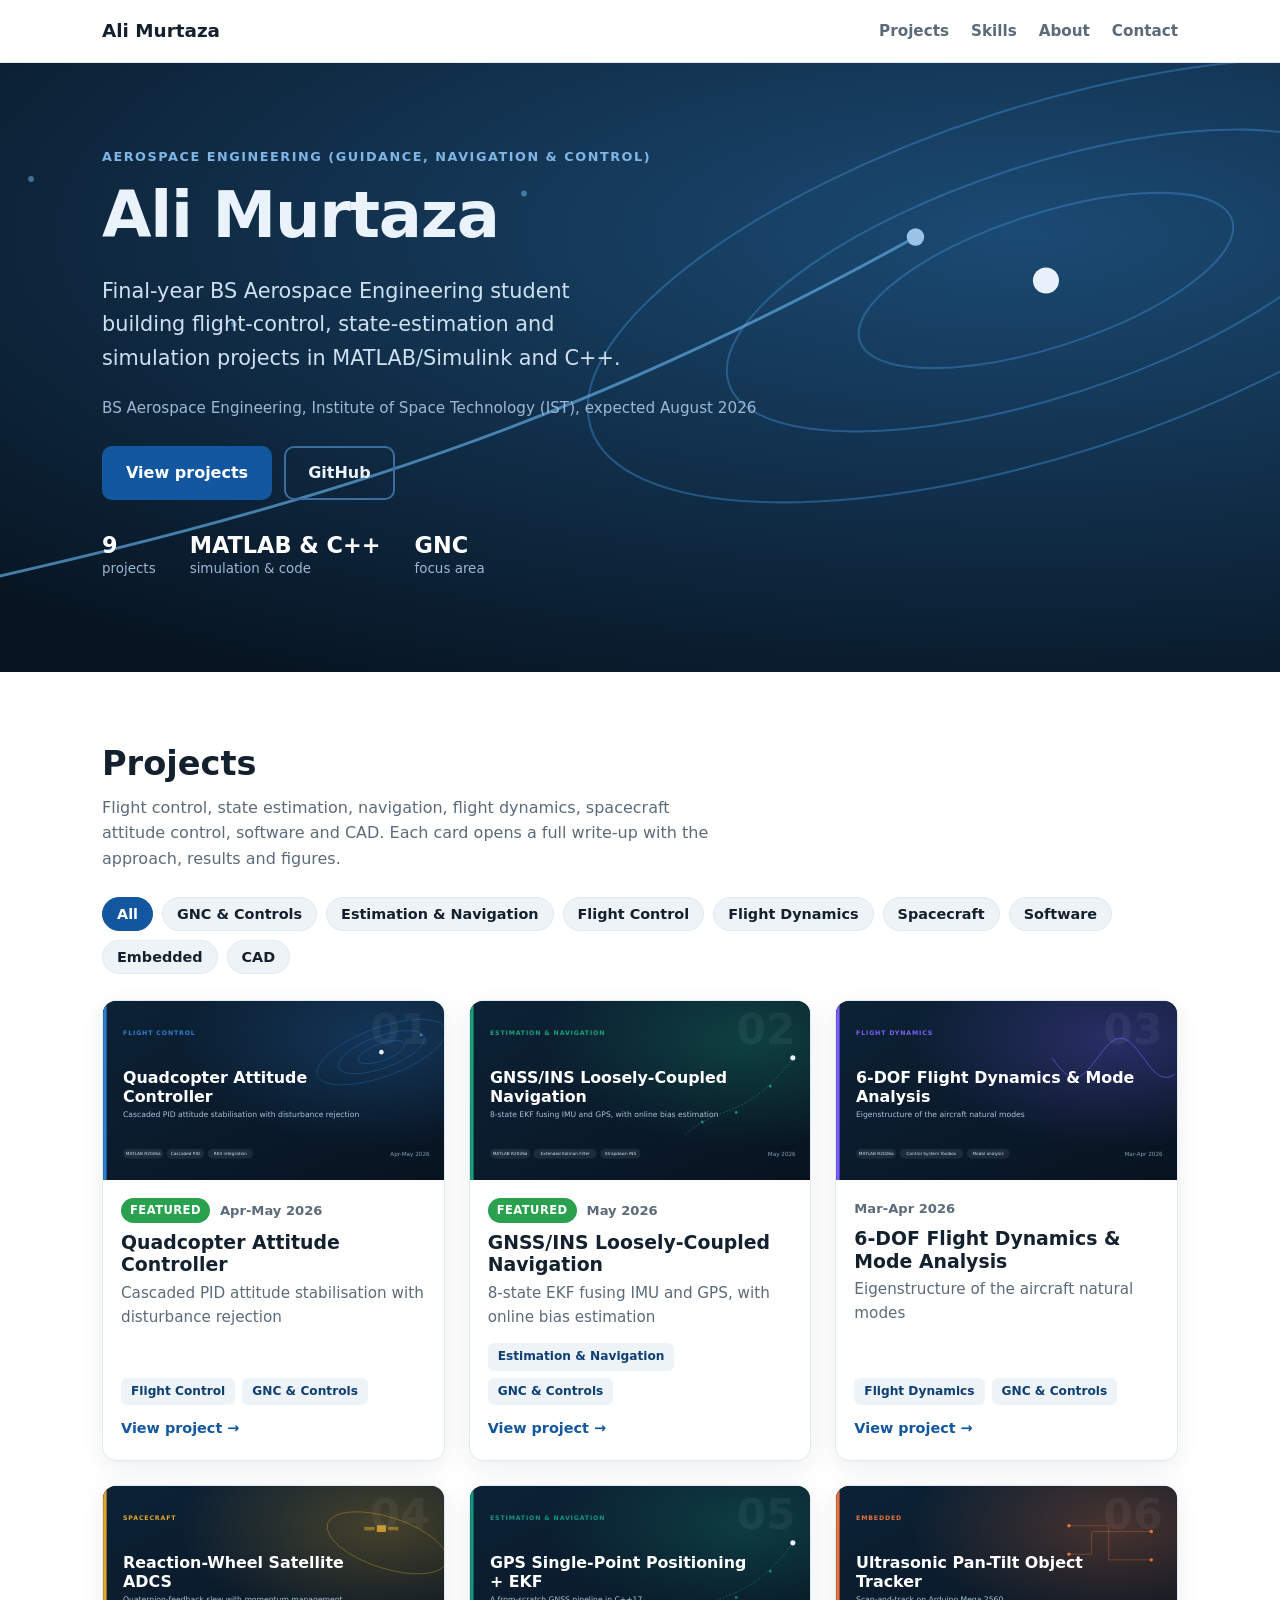
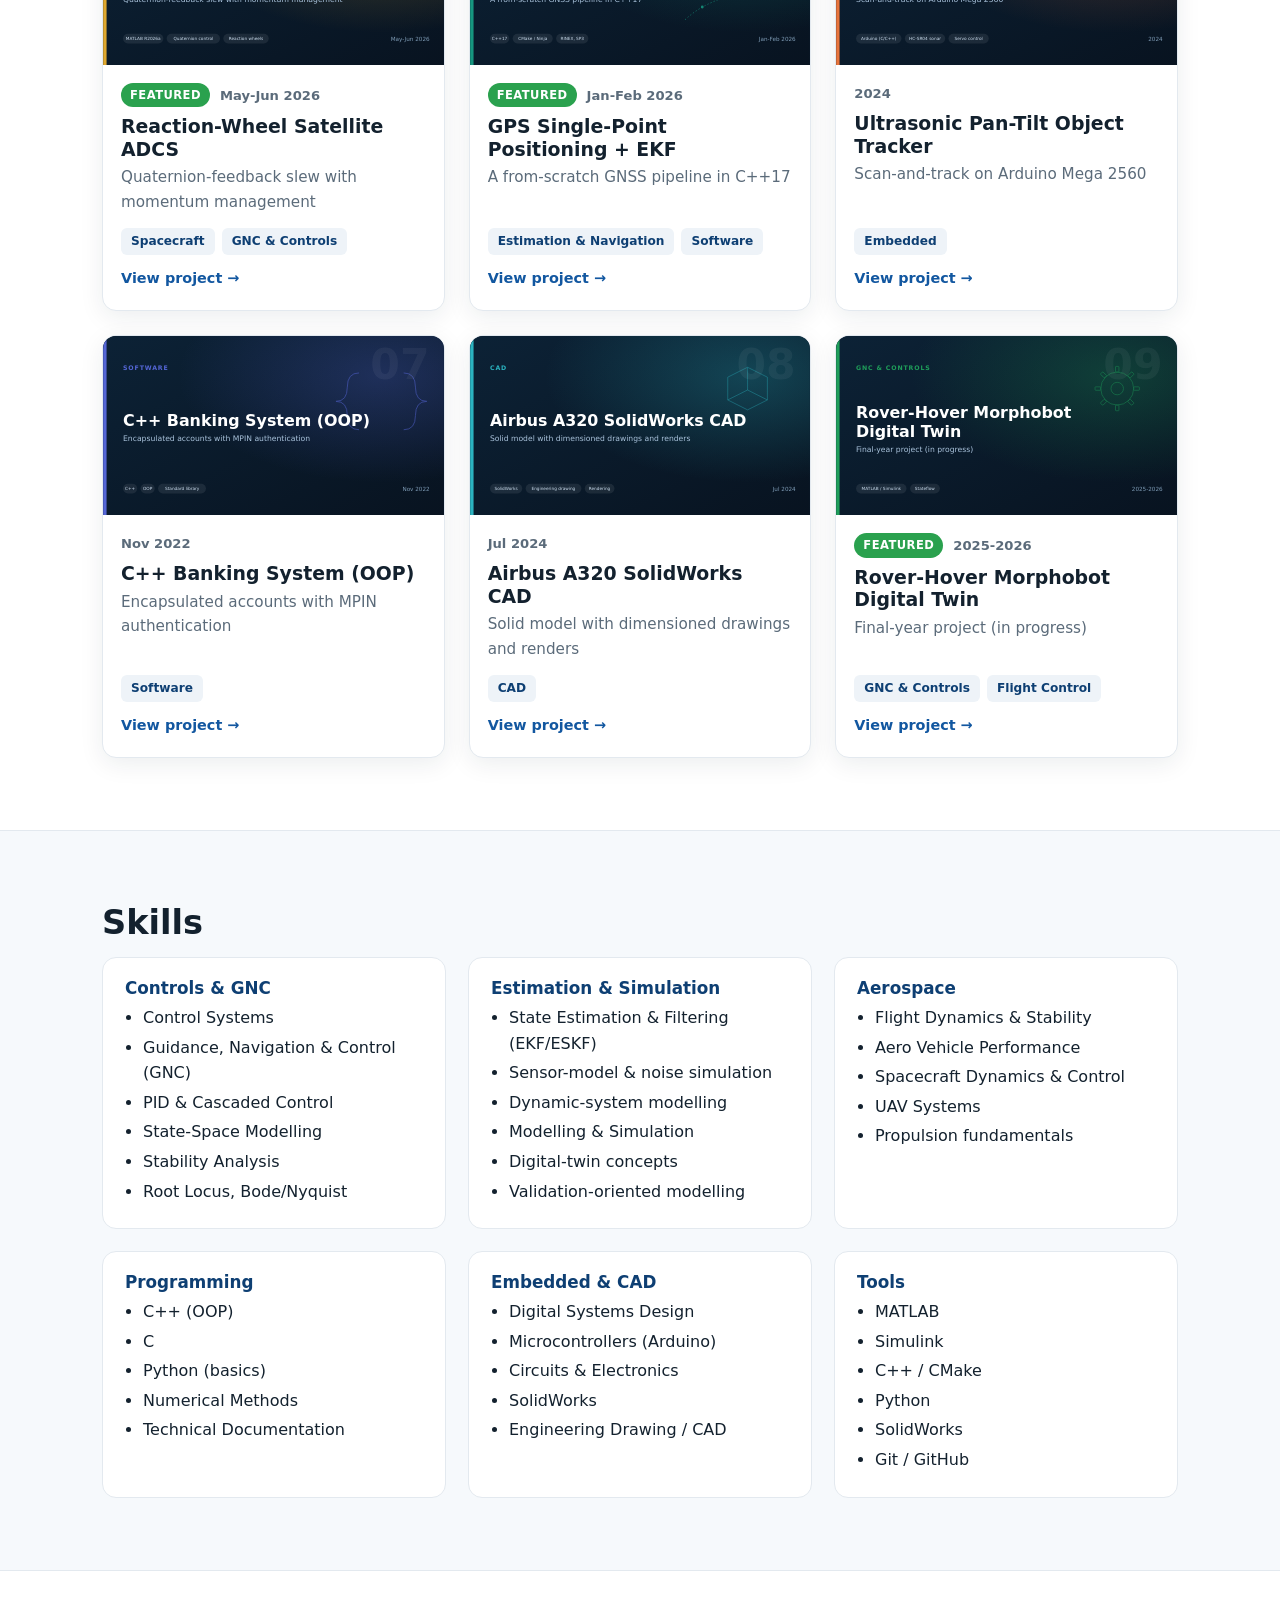
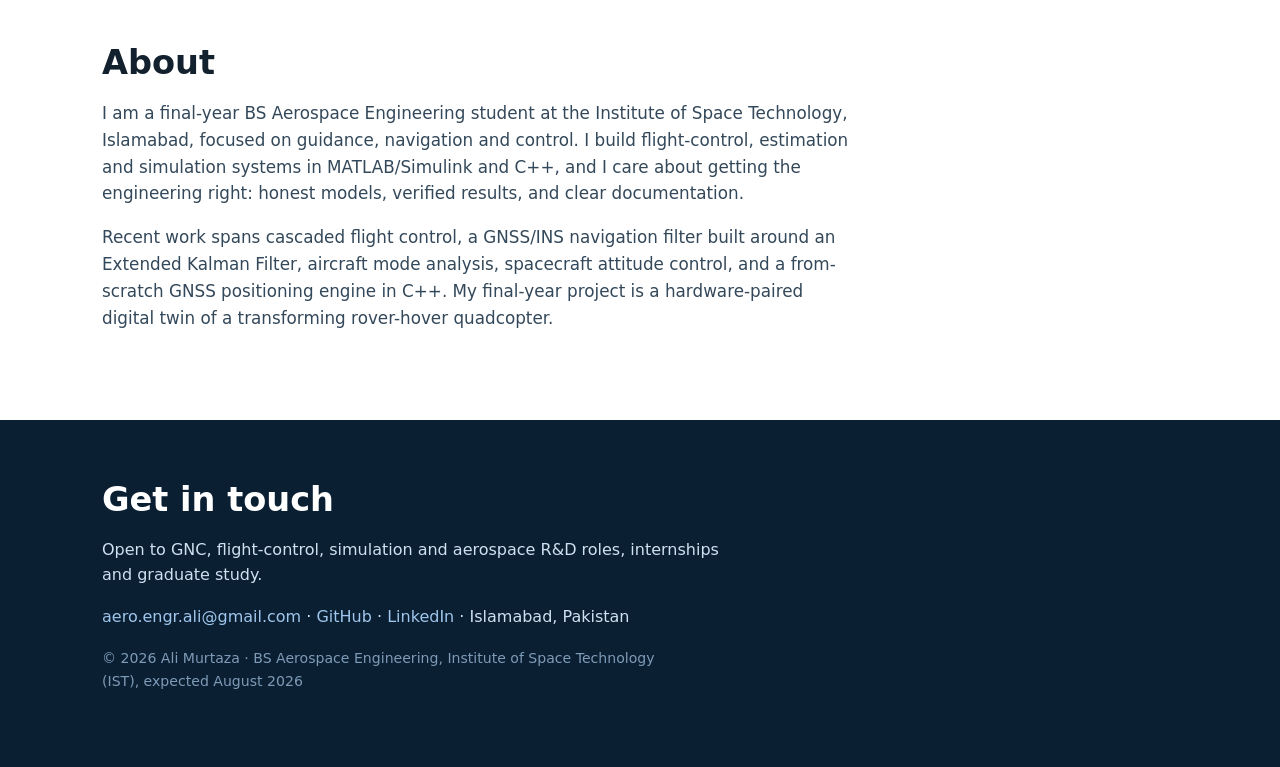
<file: index.html>
<!doctype html><html lang="en"><head>
<meta charset="utf-8"><meta name="viewport" content="width=device-width, initial-scale=1">
<title>Ali Murtaza | Aerospace Engineering (Guidance, Navigation &amp; Control)</title>
<meta name="description" content="Final-year BS Aerospace Engineering student building flight-control, state-estimation and simulation projects in MATLAB/Simulink and C++.">
<link rel="icon" href="favicon.svg" type="image/svg+xml">
<link rel="apple-touch-icon" href="icon-180.png">
<meta property="og:title" content="Ali Murtaza | Aerospace Engineering (Guidance, Navigation &amp; Control)">
<meta property="og:description" content="Final-year BS Aerospace Engineering student building flight-control, state-estimation and simulation projects in MATLAB/Simulink and C++.">
<meta property="og:type" content="website">
<meta property="og:url" content="https://aeroengrali.github.io">
<meta property="og:image" content="https://aeroengrali.github.io/og.png">
<meta name="twitter:card" content="summary_large_image">
<link rel="preconnect" href="https://cdn.jsdelivr.net">
<link rel="stylesheet" href="style.css">
</head><body>
<a class="skip" href="#main">Skip to content</a>
<header class="nav"><div class="wrap navin">
<a class="brand" href="index.html">Ali&nbsp;Murtaza</a>
<nav aria-label="Primary"><a href="index.html#projects">Projects</a><a href="index.html#skills">Skills</a><a href="index.html#about">About</a><a href="index.html#contact">Contact</a></nav>
</div></header>
<main id="main">
<section class="hero"><div class="hero-svg" aria-hidden="true"><svg xmlns="http://www.w3.org/2000/svg" viewBox="0 0 1200 420" preserveAspectRatio="xMidYMid slice">
<defs><radialGradient id="hg" cx="72%" cy="28%" r="85%"><stop offset="0%" stop-color="#1b4a73"/><stop offset="100%" stop-color="#071421"/></radialGradient></defs>
<rect width="1200" height="420" fill="url(#hg)"/>
<g fill="none" stroke="#3b82c4" stroke-width="1.4" opacity="0.5">
<ellipse cx="880" cy="150" rx="330" ry="120" transform="rotate(-18 880 150)"/>
<ellipse cx="880" cy="150" rx="230" ry="80" transform="rotate(-18 880 150)"/>
<ellipse cx="880" cy="150" rx="135" ry="46" transform="rotate(-18 880 150)"/></g>
<path d="M40 380 C 320 320, 520 270, 790 120" fill="none" stroke="#5fa8e0" stroke-width="2" opacity="0.7"/>
<circle cx="790" cy="120" r="6" fill="#9cc3e6"/><circle cx="880" cy="150" r="9" fill="#e8f1fb"/>
<g fill="#6fb0e6" opacity="0.55"><circle cx="180" cy="80" r="2"/><circle cx="320" cy="180" r="2"/><circle cx="120" cy="250" r="2"/><circle cx="520" cy="90" r="2"/><circle cx="1050" cy="300" r="2"/></g>
</svg></div><div class="wrap">
<p class="eyebrow">Aerospace Engineering (Guidance, Navigation &amp; Control)</p>
<h1>Ali Murtaza</h1>
<p class="lede">Final-year BS Aerospace Engineering student building flight-control, state-estimation and simulation projects in MATLAB/Simulink and C++.</p>
<p class="hero-meta">BS Aerospace Engineering, Institute of Space Technology (IST), expected August 2026</p>
<div class="cta"><a class="btn" href="#projects">View projects</a>
<a class="btn ghost" href="https://github.com/aeroengrali" rel="noopener">GitHub</a></div>
<div class="stats"><div><b>9</b><span>projects</span></div><div><b>MATLAB &amp; C++</b><span>simulation &amp; code</span></div><div><b>GNC</b><span>focus area</span></div></div>
</div></section>

<section id="projects" class="sec"><div class="wrap">
<h2>Projects</h2>
<p class="sec-lede">Flight control, state estimation, navigation, flight dynamics, spacecraft attitude control, software and CAD. Each card opens a full write-up with the approach, results and figures.</p>
<div class="filters" role="group" aria-label="Filter projects by area"><button class="chip on" data-filter="All" aria-pressed="true">All</button><button class="chip" data-filter="GNC &amp; Controls" aria-pressed="false">GNC &amp; Controls</button><button class="chip" data-filter="Estimation &amp; Navigation" aria-pressed="false">Estimation &amp; Navigation</button><button class="chip" data-filter="Flight Control" aria-pressed="false">Flight Control</button><button class="chip" data-filter="Flight Dynamics" aria-pressed="false">Flight Dynamics</button><button class="chip" data-filter="Spacecraft" aria-pressed="false">Spacecraft</button><button class="chip" data-filter="Software" aria-pressed="false">Software</button><button class="chip" data-filter="Embedded" aria-pressed="false">Embedded</button><button class="chip" data-filter="CAD" aria-pressed="false">CAD</button></div>
<div class="grid"><a class="card" href="projects/quadcopter-attitude-control.html" data-cats="Flight Control GNC &amp; Controls">
<div class="card-img"><img loading="lazy" width="1200" height="630" src="assets/projects/quadcopter-attitude-control/header.svg" alt="Quadcopter Attitude Controller cover"></div>
<div class="card-body"><div class="card-top"><span class="badge">Featured</span><span class="period">Apr-May 2026</span></div>
<h3>Quadcopter Attitude Controller</h3><p class="sub">Cascaded PID attitude stabilisation with disturbance rejection</p>
<div class="tags"><span class="tag">Flight Control</span><span class="tag">GNC &amp; Controls</span></div><span class="card-cta">View project &rarr;</span></div></a>
<a class="card" href="projects/gnss-ins-navigation.html" data-cats="Estimation &amp; Navigation GNC &amp; Controls">
<div class="card-img"><img loading="lazy" width="1200" height="630" src="assets/projects/gnss-ins-navigation/header.svg" alt="GNSS/INS Loosely-Coupled Navigation cover"></div>
<div class="card-body"><div class="card-top"><span class="badge">Featured</span><span class="period">May 2026</span></div>
<h3>GNSS/INS Loosely-Coupled Navigation</h3><p class="sub">8-state EKF fusing IMU and GPS, with online bias estimation</p>
<div class="tags"><span class="tag">Estimation &amp; Navigation</span><span class="tag">GNC &amp; Controls</span></div><span class="card-cta">View project &rarr;</span></div></a>
<a class="card" href="projects/flight-dynamics-modes.html" data-cats="Flight Dynamics GNC &amp; Controls">
<div class="card-img"><img loading="lazy" width="1200" height="630" src="assets/projects/flight-dynamics-modes/header.svg" alt="6-DOF Flight Dynamics &amp; Mode Analysis cover"></div>
<div class="card-body"><div class="card-top"><span class="period">Mar-Apr 2026</span></div>
<h3>6-DOF Flight Dynamics &amp; Mode Analysis</h3><p class="sub">Eigenstructure of the aircraft natural modes</p>
<div class="tags"><span class="tag">Flight Dynamics</span><span class="tag">GNC &amp; Controls</span></div><span class="card-cta">View project &rarr;</span></div></a>
<a class="card" href="projects/reaction-wheel-adcs.html" data-cats="Spacecraft GNC &amp; Controls">
<div class="card-img"><img loading="lazy" width="1200" height="630" src="assets/projects/reaction-wheel-adcs/header.svg" alt="Reaction-Wheel Satellite ADCS cover"></div>
<div class="card-body"><div class="card-top"><span class="badge">Featured</span><span class="period">May-Jun 2026</span></div>
<h3>Reaction-Wheel Satellite ADCS</h3><p class="sub">Quaternion-feedback slew with momentum management</p>
<div class="tags"><span class="tag">Spacecraft</span><span class="tag">GNC &amp; Controls</span></div><span class="card-cta">View project &rarr;</span></div></a>
<a class="card" href="projects/gps-spp-ekf.html" data-cats="Estimation &amp; Navigation Software">
<div class="card-img"><img loading="lazy" width="1200" height="630" src="assets/projects/gps-spp-ekf/header.svg" alt="GPS Single-Point Positioning + EKF cover"></div>
<div class="card-body"><div class="card-top"><span class="badge">Featured</span><span class="period">Jan-Feb 2026</span></div>
<h3>GPS Single-Point Positioning + EKF</h3><p class="sub">A from-scratch GNSS pipeline in C++17</p>
<div class="tags"><span class="tag">Estimation &amp; Navigation</span><span class="tag">Software</span></div><span class="card-cta">View project &rarr;</span></div></a>
<a class="card" href="projects/ultrasonic-pan-tilt-tracker.html" data-cats="Embedded">
<div class="card-img"><img loading="lazy" width="1200" height="630" src="assets/projects/ultrasonic-pan-tilt-tracker/header.svg" alt="Ultrasonic Pan-Tilt Object Tracker cover"></div>
<div class="card-body"><div class="card-top"><span class="period">2024</span></div>
<h3>Ultrasonic Pan-Tilt Object Tracker</h3><p class="sub">Scan-and-track on Arduino Mega 2560</p>
<div class="tags"><span class="tag">Embedded</span></div><span class="card-cta">View project &rarr;</span></div></a>
<a class="card" href="projects/cpp-banking-system.html" data-cats="Software">
<div class="card-img"><img loading="lazy" width="1200" height="630" src="assets/projects/cpp-banking-system/header.svg" alt="C++ Banking System (OOP) cover"></div>
<div class="card-body"><div class="card-top"><span class="period">Nov 2022</span></div>
<h3>C++ Banking System (OOP)</h3><p class="sub">Encapsulated accounts with MPIN authentication</p>
<div class="tags"><span class="tag">Software</span></div><span class="card-cta">View project &rarr;</span></div></a>
<a class="card" href="projects/a320-solidworks.html" data-cats="CAD">
<div class="card-img"><img loading="lazy" width="1200" height="630" src="assets/projects/a320-solidworks/header.svg" alt="Airbus A320 SolidWorks CAD cover"></div>
<div class="card-body"><div class="card-top"><span class="period">Jul 2024</span></div>
<h3>Airbus A320 SolidWorks CAD</h3><p class="sub">Solid model with dimensioned drawings and renders</p>
<div class="tags"><span class="tag">CAD</span></div><span class="card-cta">View project &rarr;</span></div></a>
<a class="card" href="projects/morphobot-digital-twin.html" data-cats="GNC &amp; Controls Flight Control">
<div class="card-img"><img loading="lazy" width="1200" height="630" src="assets/projects/morphobot-digital-twin/header.svg" alt="Rover-Hover Morphobot Digital Twin cover"></div>
<div class="card-body"><div class="card-top"><span class="badge">Featured</span><span class="period">2025-2026</span></div>
<h3>Rover-Hover Morphobot Digital Twin</h3><p class="sub">Final-year project (in progress)</p>
<div class="tags"><span class="tag">GNC &amp; Controls</span><span class="tag">Flight Control</span></div><span class="card-cta">View project &rarr;</span></div></a></div>
</div></section>

<section id="skills" class="sec alt"><div class="wrap">
<h2>Skills</h2>
<div class="skills"><div class="skill"><h3>Controls &amp; GNC</h3><ul><li>Control Systems</li><li>Guidance, Navigation &amp; Control (GNC)</li><li>PID &amp; Cascaded Control</li><li>State-Space Modelling</li><li>Stability Analysis</li><li>Root Locus, Bode/Nyquist</li></ul></div><div class="skill"><h3>Estimation &amp; Simulation</h3><ul><li>State Estimation &amp; Filtering (EKF/ESKF)</li><li>Sensor-model &amp; noise simulation</li><li>Dynamic-system modelling</li><li>Modelling &amp; Simulation</li><li>Digital-twin concepts</li><li>Validation-oriented modelling</li></ul></div><div class="skill"><h3>Aerospace</h3><ul><li>Flight Dynamics &amp; Stability</li><li>Aero Vehicle Performance</li><li>Spacecraft Dynamics &amp; Control</li><li>UAV Systems</li><li>Propulsion fundamentals</li></ul></div><div class="skill"><h3>Programming</h3><ul><li>C++ (OOP)</li><li>C</li><li>Python (basics)</li><li>Numerical Methods</li><li>Technical Documentation</li></ul></div><div class="skill"><h3>Embedded &amp; CAD</h3><ul><li>Digital Systems Design</li><li>Microcontrollers (Arduino)</li><li>Circuits &amp; Electronics</li><li>SolidWorks</li><li>Engineering Drawing / CAD</li></ul></div><div class="skill"><h3>Tools</h3><ul><li>MATLAB</li><li>Simulink</li><li>C++ / CMake</li><li>Python</li><li>SolidWorks</li><li>Git / GitHub</li></ul></div></div>
</div></section>

<section id="about" class="sec"><div class="wrap about">
<h2>About</h2>
<p>I am a final-year BS Aerospace Engineering student at the Institute of Space Technology, Islamabad, focused on guidance, navigation and control. I build flight-control, estimation and simulation systems in MATLAB/Simulink and C++, and I care about getting the engineering right: honest models, verified results, and clear documentation.</p>
<p>Recent work spans cascaded flight control, a GNSS/INS navigation filter built around an Extended Kalman Filter, aircraft mode analysis, spacecraft attitude control, and a from-scratch GNSS positioning engine in C++. My final-year project is a hardware-paired digital twin of a transforming rover-hover quadcopter.</p>
</div></section>
</main>
<footer class="foot" id="contact"><div class="wrap">
<h2>Get in touch</h2>
<p>Open to GNC, flight-control, simulation and aerospace R&amp;D roles, internships and graduate study.</p>
<p class="links">
<a href="mailto:aero.engr.ali@gmail.com">aero.engr.ali@gmail.com</a> &middot;
<a href="https://github.com/aeroengrali" rel="noopener">GitHub</a> &middot;
<a href="https://www.linkedin.com/in/aeroengrali/" rel="noopener">LinkedIn</a> &middot;
<span>Islamabad, Pakistan</span></p>
<p class="fine">© 2026 Ali Murtaza &middot; BS Aerospace Engineering, Institute of Space Technology (IST), expected August 2026</p>
</div></footer><script src="app.js"></script></body></html>
</file>
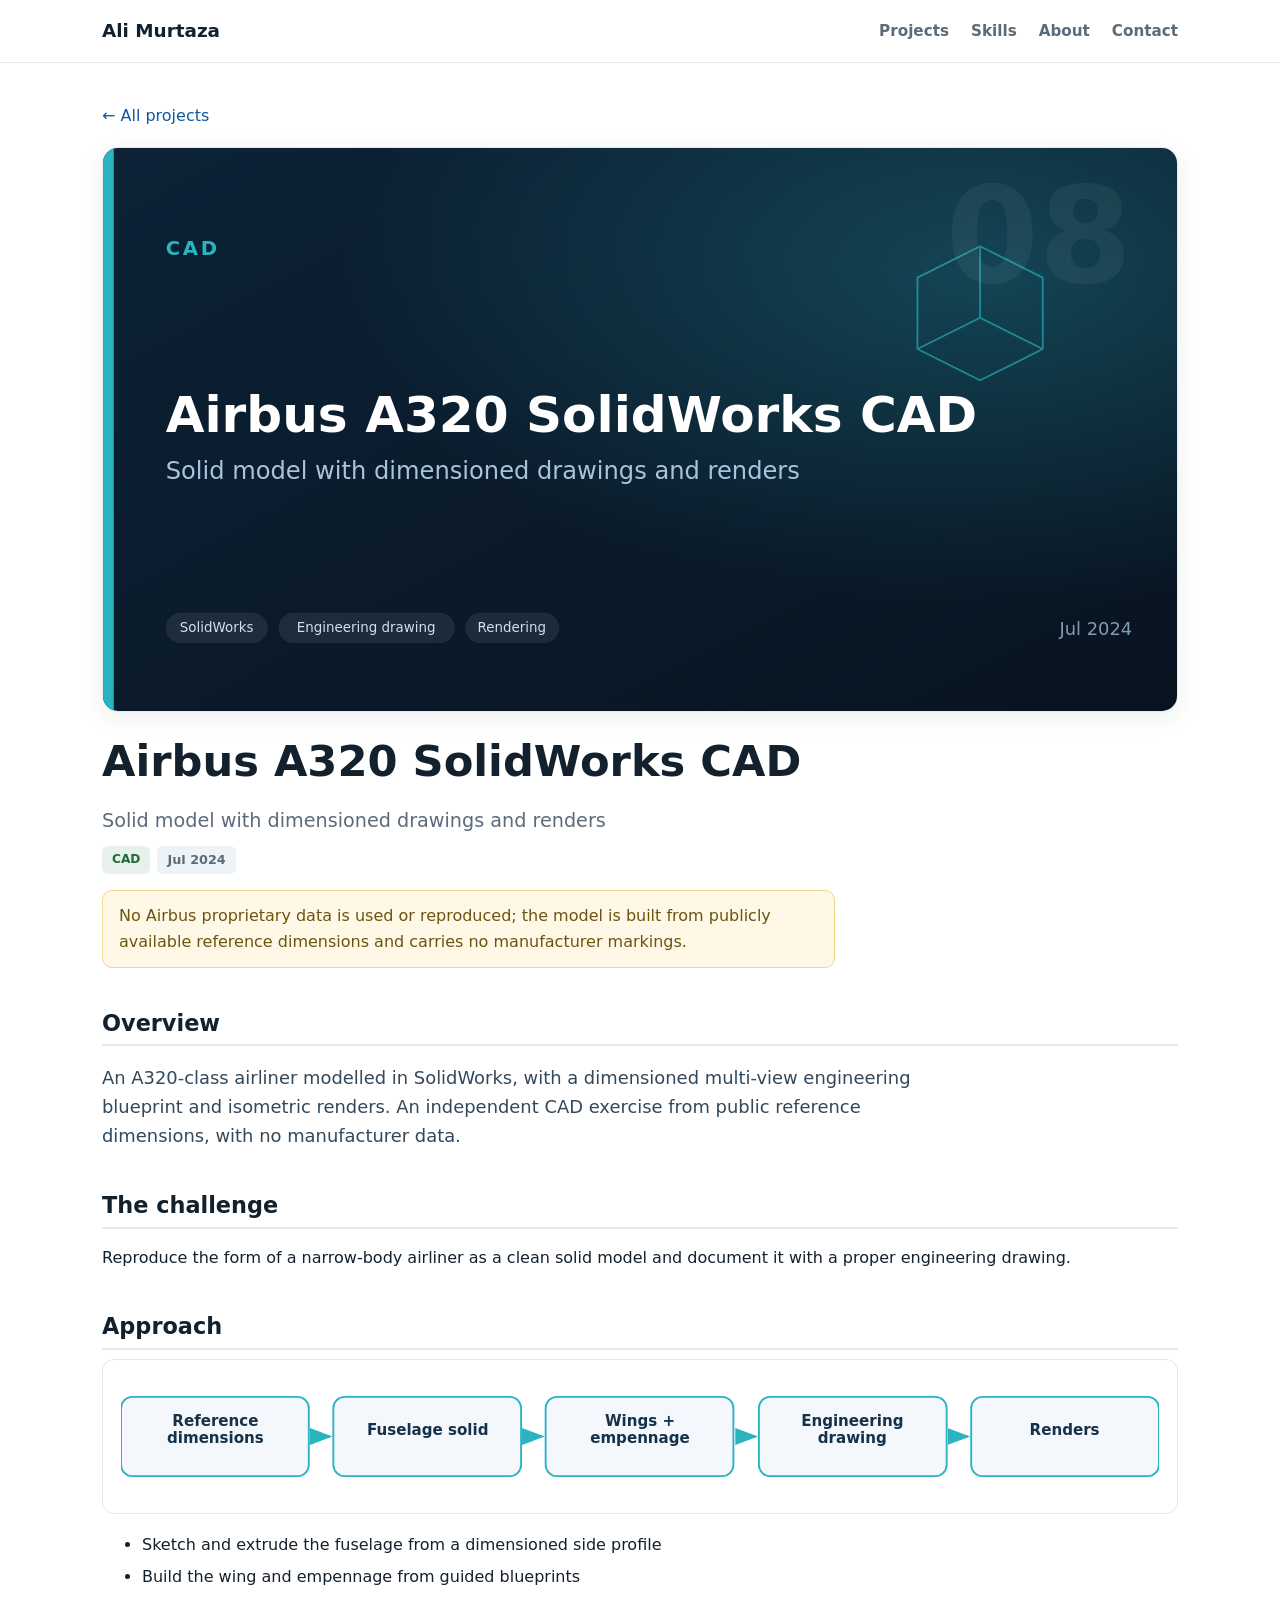
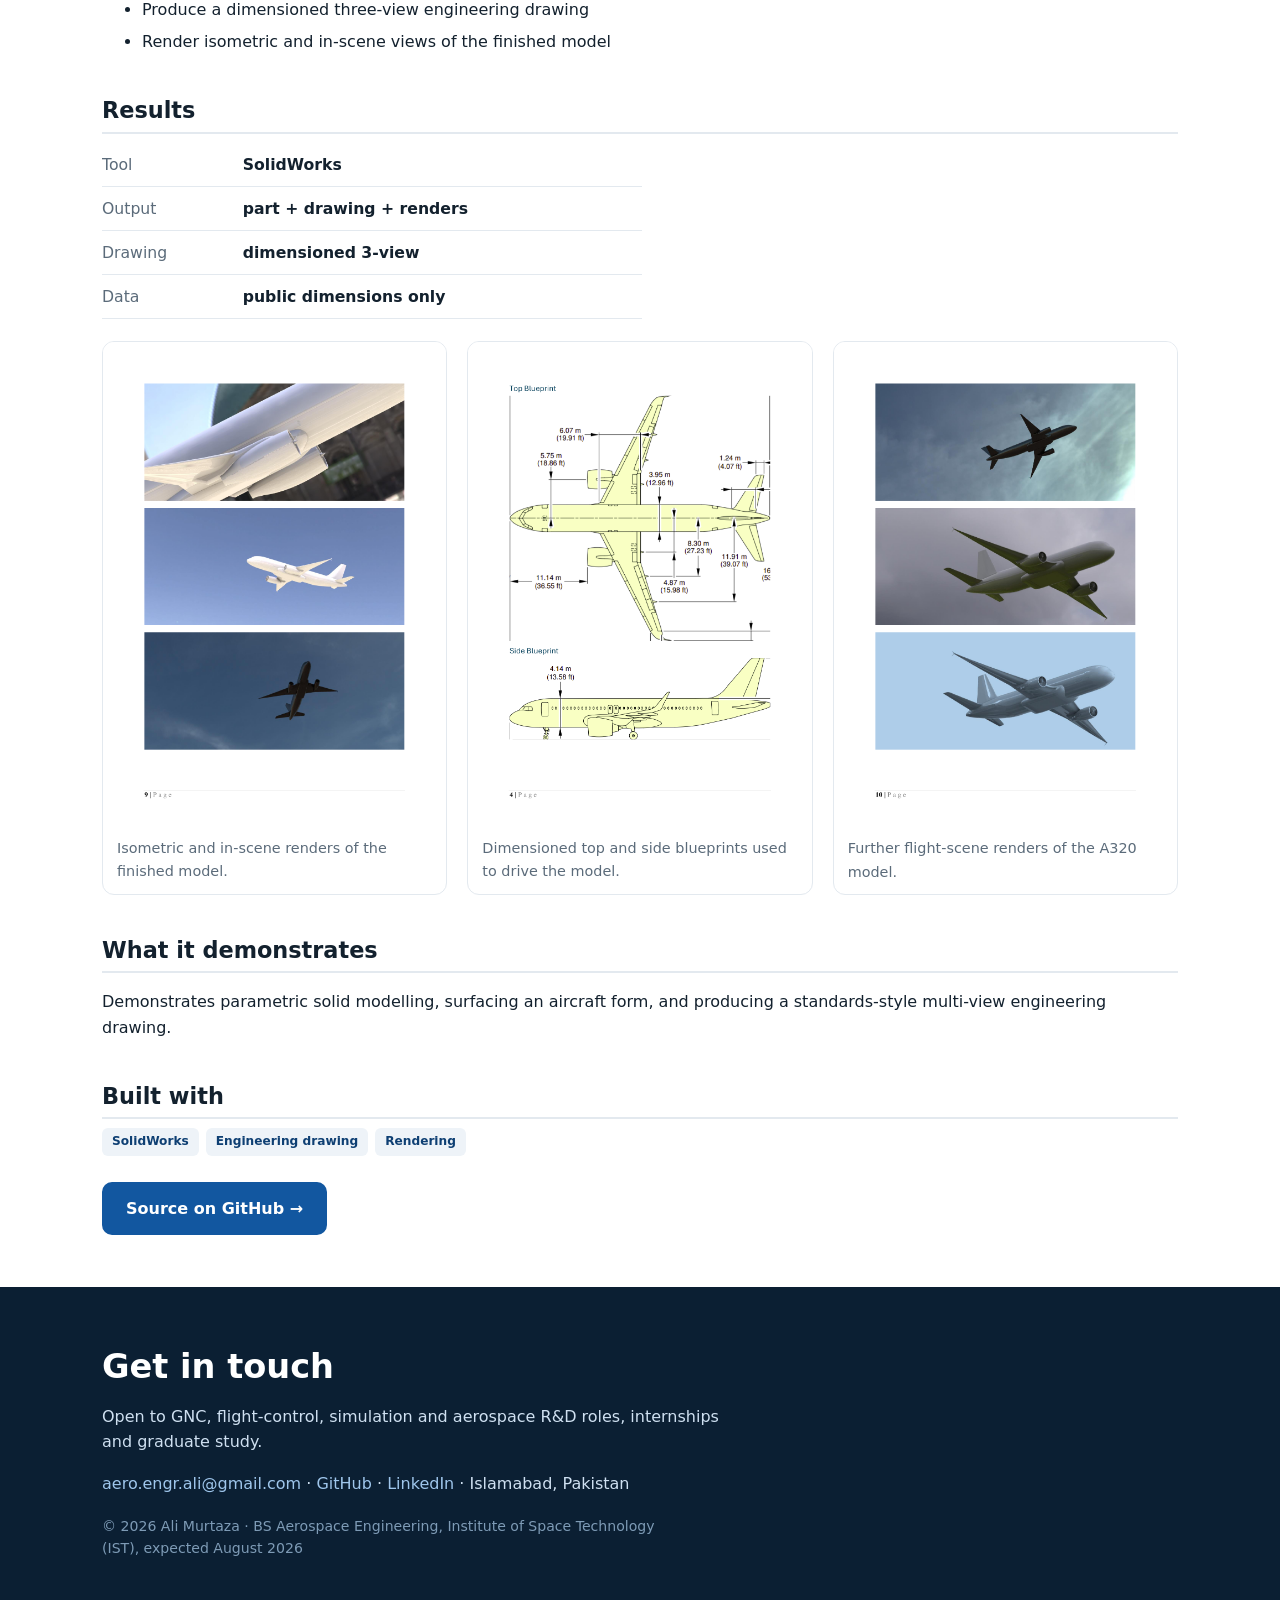
<file: projects/a320-solidworks.html>
<!doctype html><html lang="en"><head>
<meta charset="utf-8"><meta name="viewport" content="width=device-width, initial-scale=1">
<title>Airbus A320 SolidWorks CAD | Ali Murtaza</title>
<meta name="description" content="An A320-class airliner modelled in SolidWorks, with a dimensioned multi-view engineering blueprint and isometric renders. An independent CAD exercise from ">
<link rel="icon" href="../favicon.svg" type="image/svg+xml">
<link rel="apple-touch-icon" href="../icon-180.png">
<meta property="og:title" content="Airbus A320 SolidWorks CAD | Ali Murtaza">
<meta property="og:description" content="An A320-class airliner modelled in SolidWorks, with a dimensioned multi-view engineering blueprint and isometric renders. An independent CAD exercise from ">
<meta property="og:type" content="website">
<meta property="og:url" content="https://aeroengrali.github.io/projects/a320-solidworks.html">
<meta property="og:image" content="https://aeroengrali.github.io/assets/projects/a320-solidworks/header.svg">
<meta name="twitter:card" content="summary_large_image">
<link rel="preconnect" href="https://cdn.jsdelivr.net">
<link rel="stylesheet" href="../style.css">
</head><body>
<a class="skip" href="#main">Skip to content</a>
<header class="nav"><div class="wrap navin">
<a class="brand" href="../index.html">Ali&nbsp;Murtaza</a>
<nav aria-label="Primary"><a href="../index.html#projects">Projects</a><a href="../index.html#skills">Skills</a><a href="../index.html#about">About</a><a href="../index.html#contact">Contact</a></nav>
</div></header>
<main id="main" class="proj"><div class="wrap">
<p class="crumb"><a href="../index.html#projects">&larr; All projects</a></p>
<div class="pbanner"><img src="../assets/projects/a320-solidworks/header.svg" alt="Airbus A320 SolidWorks CAD cover" width="1200" height="630"></div>
<h1>Airbus A320 SolidWorks CAD</h1>
<p class="lede">Solid model with dimensioned drawings and renders</p>
<div class="tags"><span class="tag alt">CAD</span> <span class="period">Jul 2024</span></div>
<p class="note">No Airbus proprietary data is used or reproduced; the model is built from publicly available reference dimensions and carries no manufacturer markings.</p>

<section class="psec"><h2>Overview</h2><p class="overview">An A320-class airliner modelled in SolidWorks, with a dimensioned multi-view engineering blueprint and isometric renders. An independent CAD exercise from public reference dimensions, with no manufacturer data.</p></section>
<section class="psec"><h2>The challenge</h2><p>Reproduce the form of a narrow-body airliner as a clean solid model and document it with a proper engineering drawing.</p></section>
<section class="psec"><h2>Approach</h2>
<div class="diagram"><img src="../assets/projects/a320-solidworks/diagram.svg" alt="Pipeline diagram for Airbus A320 SolidWorks CAD"></div>
<ul class="approach"><li>Sketch and extrude the fuselage from a dimensioned side profile</li><li>Build the wing and empennage from guided blueprints</li><li>Produce a dimensioned three-view engineering drawing</li><li>Render isometric and in-scene views of the finished model</li></ul></section>
<section class="psec"><h2>Results</h2><div class="metricwrap"><table class="metrics"><tbody><tr><td>Tool</td><td>SolidWorks</td></tr><tr><td>Output</td><td>part + drawing + renders</td></tr><tr><td>Drawing</td><td>dimensioned 3-view</td></tr><tr><td>Data</td><td>public dimensions only</td></tr></tbody></table></div><div class="gallery"><figure><img loading="lazy" src="../assets/projects/a320-solidworks/A320_drawing-10.png" alt="Isometric and in-scene renders of the finished model."><figcaption>Isometric and in-scene renders of the finished model.</figcaption></figure><figure><img loading="lazy" src="../assets/projects/a320-solidworks/A320_drawing-05.png" alt="Dimensioned top and side blueprints used to drive the model."><figcaption>Dimensioned top and side blueprints used to drive the model.</figcaption></figure><figure><img loading="lazy" src="../assets/projects/a320-solidworks/A320_drawing-11.png" alt="Further flight-scene renders of the A320 model."><figcaption>Further flight-scene renders of the A320 model.</figcaption></figure></div></section>

<section class="psec"><h2>What it demonstrates</h2><p>Demonstrates parametric solid modelling, surfacing an aircraft form, and producing a standards-style multi-view engineering drawing.</p></section>
<section class="psec"><h2>Built with</h2><div class="tags"><span class="tag">SolidWorks</span><span class="tag">Engineering drawing</span><span class="tag">Rendering</span></div>
<div class="cta"><a class="btn" href="https://github.com/aeroengrali/a320-solidworks" rel="noopener">Source on GitHub &rarr;</a></div></section>
</div></main>
<footer class="foot" id="contact"><div class="wrap">
<h2>Get in touch</h2>
<p>Open to GNC, flight-control, simulation and aerospace R&amp;D roles, internships and graduate study.</p>
<p class="links">
<a href="mailto:aero.engr.ali@gmail.com">aero.engr.ali@gmail.com</a> &middot;
<a href="https://github.com/aeroengrali" rel="noopener">GitHub</a> &middot;
<a href="https://www.linkedin.com/in/aeroengrali/" rel="noopener">LinkedIn</a> &middot;
<span>Islamabad, Pakistan</span></p>
<p class="fine">© 2026 Ali Murtaza &middot; BS Aerospace Engineering, Institute of Space Technology (IST), expected August 2026</p>
</div></footer></body></html>
</file>
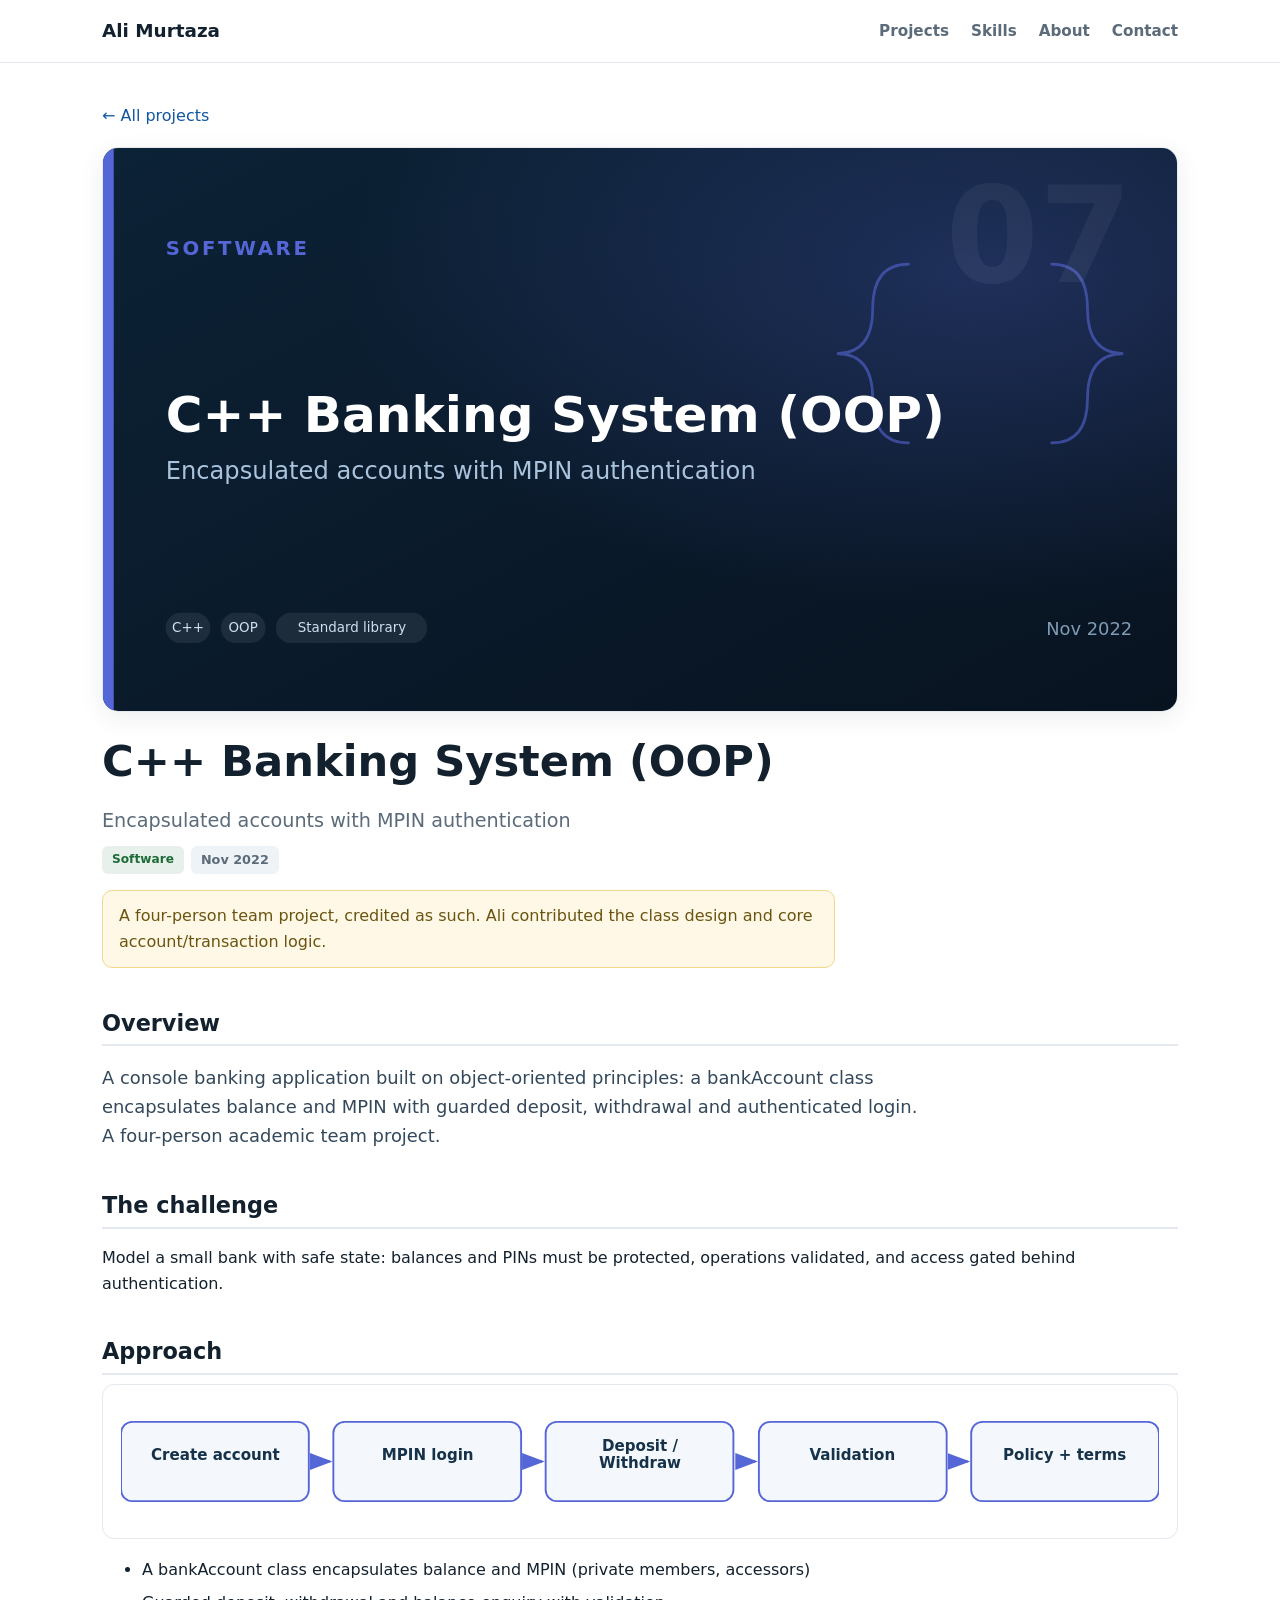
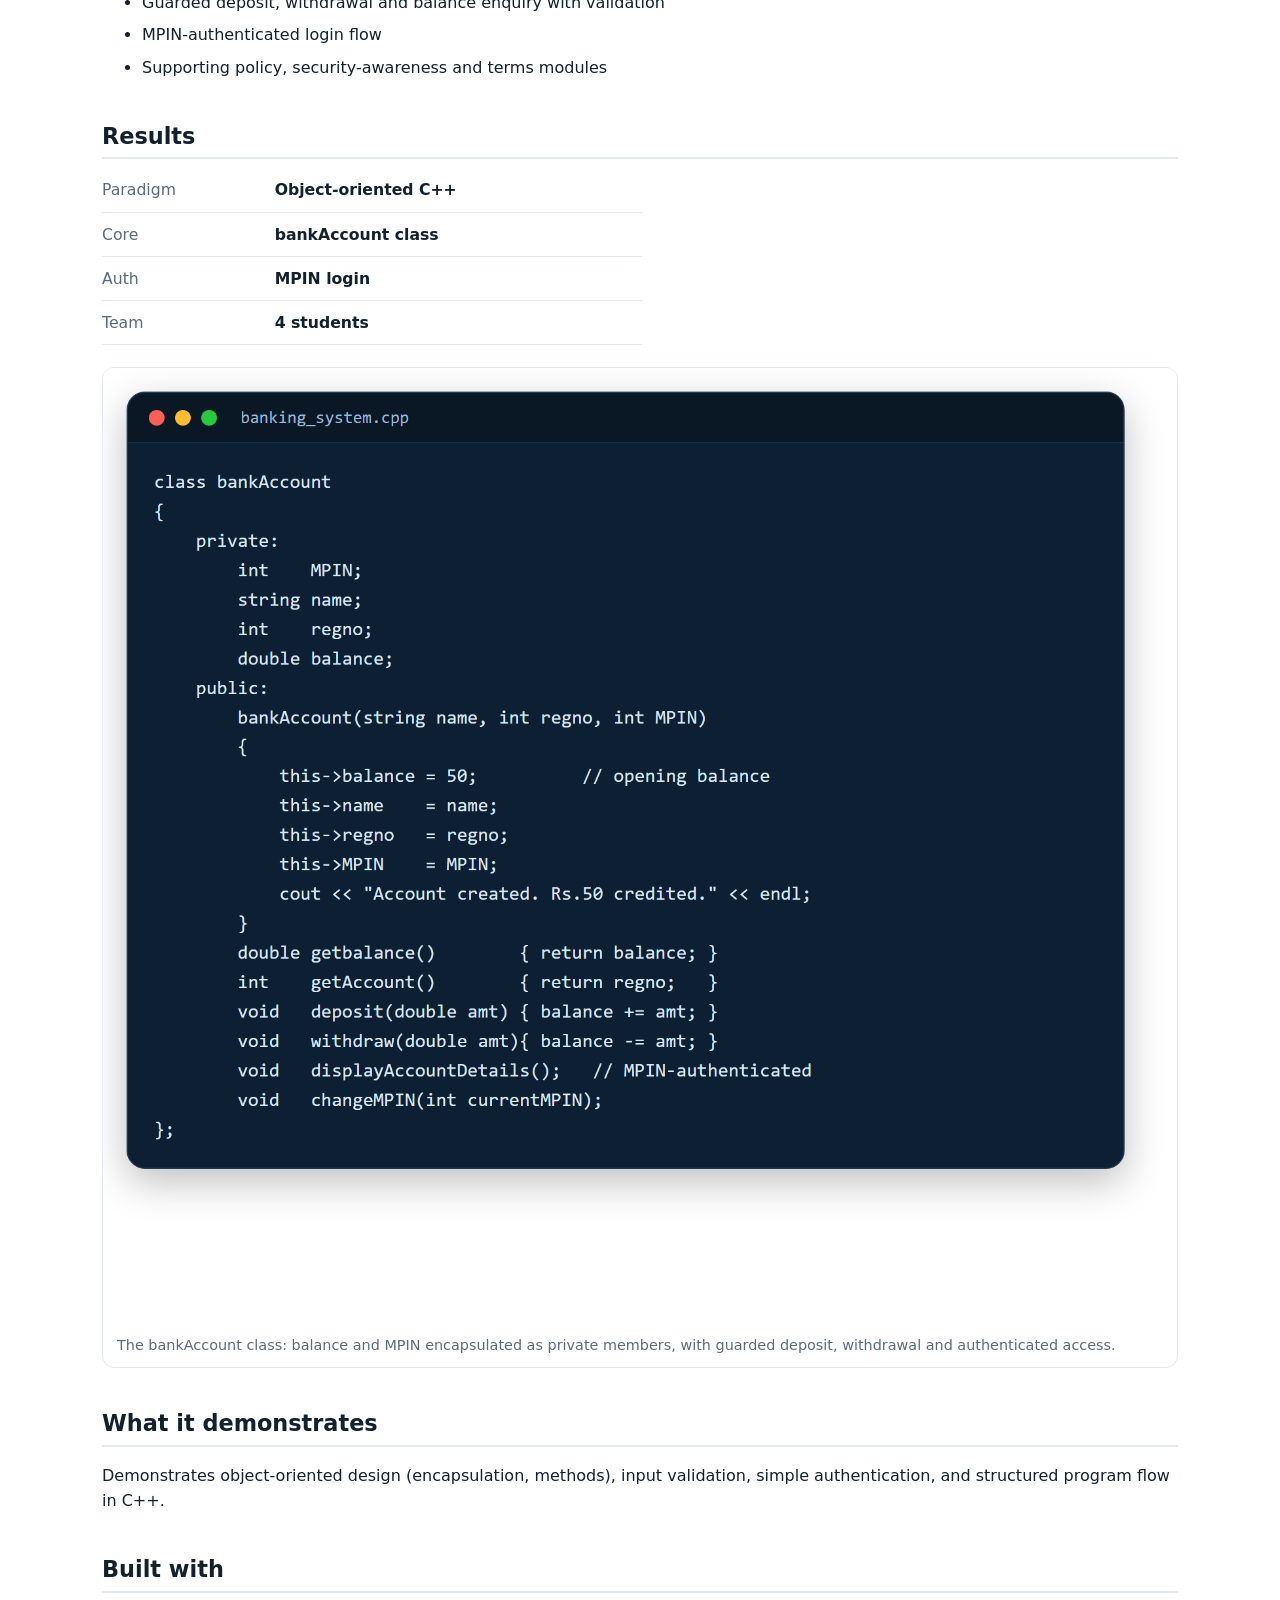
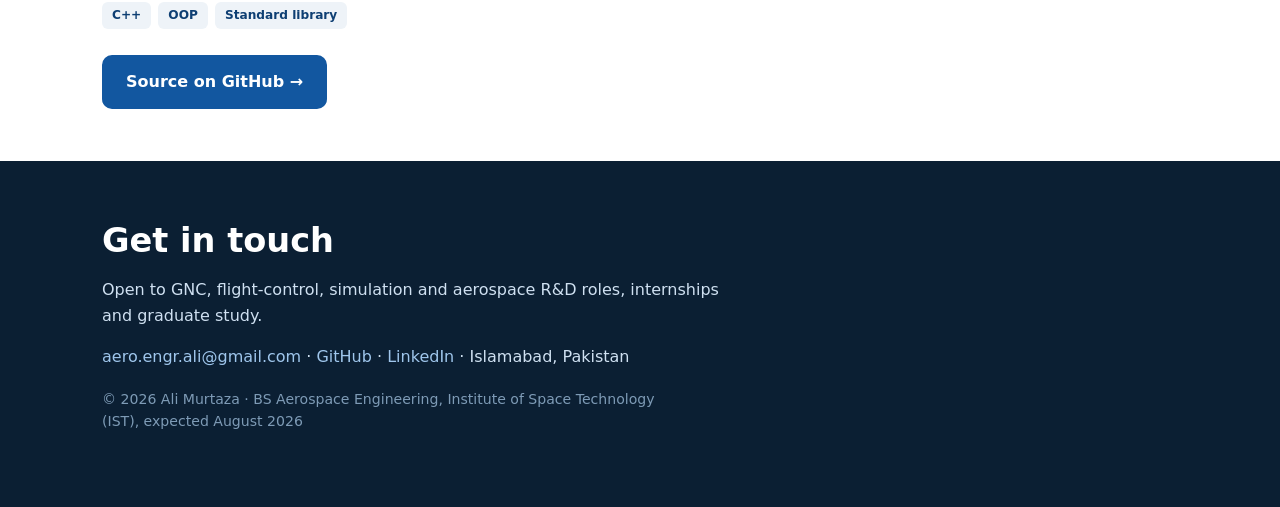
<file: projects/cpp-banking-system.html>
<!doctype html><html lang="en"><head>
<meta charset="utf-8"><meta name="viewport" content="width=device-width, initial-scale=1">
<title>C++ Banking System (OOP) | Ali Murtaza</title>
<meta name="description" content="A console banking application built on object-oriented principles: a bankAccount class encapsulates balance and MPIN with guarded deposit, withdrawal and a">
<link rel="icon" href="../favicon.svg" type="image/svg+xml">
<link rel="apple-touch-icon" href="../icon-180.png">
<meta property="og:title" content="C++ Banking System (OOP) | Ali Murtaza">
<meta property="og:description" content="A console banking application built on object-oriented principles: a bankAccount class encapsulates balance and MPIN with guarded deposit, withdrawal and a">
<meta property="og:type" content="website">
<meta property="og:url" content="https://aeroengrali.github.io/projects/cpp-banking-system.html">
<meta property="og:image" content="https://aeroengrali.github.io/assets/projects/cpp-banking-system/header.svg">
<meta name="twitter:card" content="summary_large_image">
<link rel="preconnect" href="https://cdn.jsdelivr.net">
<link rel="stylesheet" href="../style.css">
</head><body>
<a class="skip" href="#main">Skip to content</a>
<header class="nav"><div class="wrap navin">
<a class="brand" href="../index.html">Ali&nbsp;Murtaza</a>
<nav aria-label="Primary"><a href="../index.html#projects">Projects</a><a href="../index.html#skills">Skills</a><a href="../index.html#about">About</a><a href="../index.html#contact">Contact</a></nav>
</div></header>
<main id="main" class="proj"><div class="wrap">
<p class="crumb"><a href="../index.html#projects">&larr; All projects</a></p>
<div class="pbanner"><img src="../assets/projects/cpp-banking-system/header.svg" alt="C++ Banking System (OOP) cover" width="1200" height="630"></div>
<h1>C++ Banking System (OOP)</h1>
<p class="lede">Encapsulated accounts with MPIN authentication</p>
<div class="tags"><span class="tag alt">Software</span> <span class="period">Nov 2022</span></div>
<p class="note">A four-person team project, credited as such. Ali contributed the class design and core account/transaction logic.</p>

<section class="psec"><h2>Overview</h2><p class="overview">A console banking application built on object-oriented principles: a bankAccount class encapsulates balance and MPIN with guarded deposit, withdrawal and authenticated login. A four-person academic team project.</p></section>
<section class="psec"><h2>The challenge</h2><p>Model a small bank with safe state: balances and PINs must be protected, operations validated, and access gated behind authentication.</p></section>
<section class="psec"><h2>Approach</h2>
<div class="diagram"><img src="../assets/projects/cpp-banking-system/diagram.svg" alt="Pipeline diagram for C++ Banking System (OOP)"></div>
<ul class="approach"><li>A bankAccount class encapsulates balance and MPIN (private members, accessors)</li><li>Guarded deposit, withdrawal and balance enquiry with validation</li><li>MPIN-authenticated login flow</li><li>Supporting policy, security-awareness and terms modules</li></ul></section>
<section class="psec"><h2>Results</h2><div class="metricwrap"><table class="metrics"><tbody><tr><td>Paradigm</td><td>Object-oriented C++</td></tr><tr><td>Core</td><td>bankAccount class</td></tr><tr><td>Auth</td><td>MPIN login</td></tr><tr><td>Team</td><td>4 students</td></tr></tbody></table></div><div class="gallery"><figure><img loading="lazy" src="../assets/projects/cpp-banking-system/banking_code.png" alt="The bankAccount class: balance and MPIN encapsulated as private members, with guarded deposit, withdrawal and authenticated access."><figcaption>The bankAccount class: balance and MPIN encapsulated as private members, with guarded deposit, withdrawal and authenticated access.</figcaption></figure></div></section>

<section class="psec"><h2>What it demonstrates</h2><p>Demonstrates object-oriented design (encapsulation, methods), input validation, simple authentication, and structured program flow in C++.</p></section>
<section class="psec"><h2>Built with</h2><div class="tags"><span class="tag">C++</span><span class="tag">OOP</span><span class="tag">Standard library</span></div>
<div class="cta"><a class="btn" href="https://github.com/aeroengrali/cpp-banking-system" rel="noopener">Source on GitHub &rarr;</a></div></section>
</div></main>
<footer class="foot" id="contact"><div class="wrap">
<h2>Get in touch</h2>
<p>Open to GNC, flight-control, simulation and aerospace R&amp;D roles, internships and graduate study.</p>
<p class="links">
<a href="mailto:aero.engr.ali@gmail.com">aero.engr.ali@gmail.com</a> &middot;
<a href="https://github.com/aeroengrali" rel="noopener">GitHub</a> &middot;
<a href="https://www.linkedin.com/in/aeroengrali/" rel="noopener">LinkedIn</a> &middot;
<span>Islamabad, Pakistan</span></p>
<p class="fine">© 2026 Ali Murtaza &middot; BS Aerospace Engineering, Institute of Space Technology (IST), expected August 2026</p>
</div></footer></body></html>
</file>
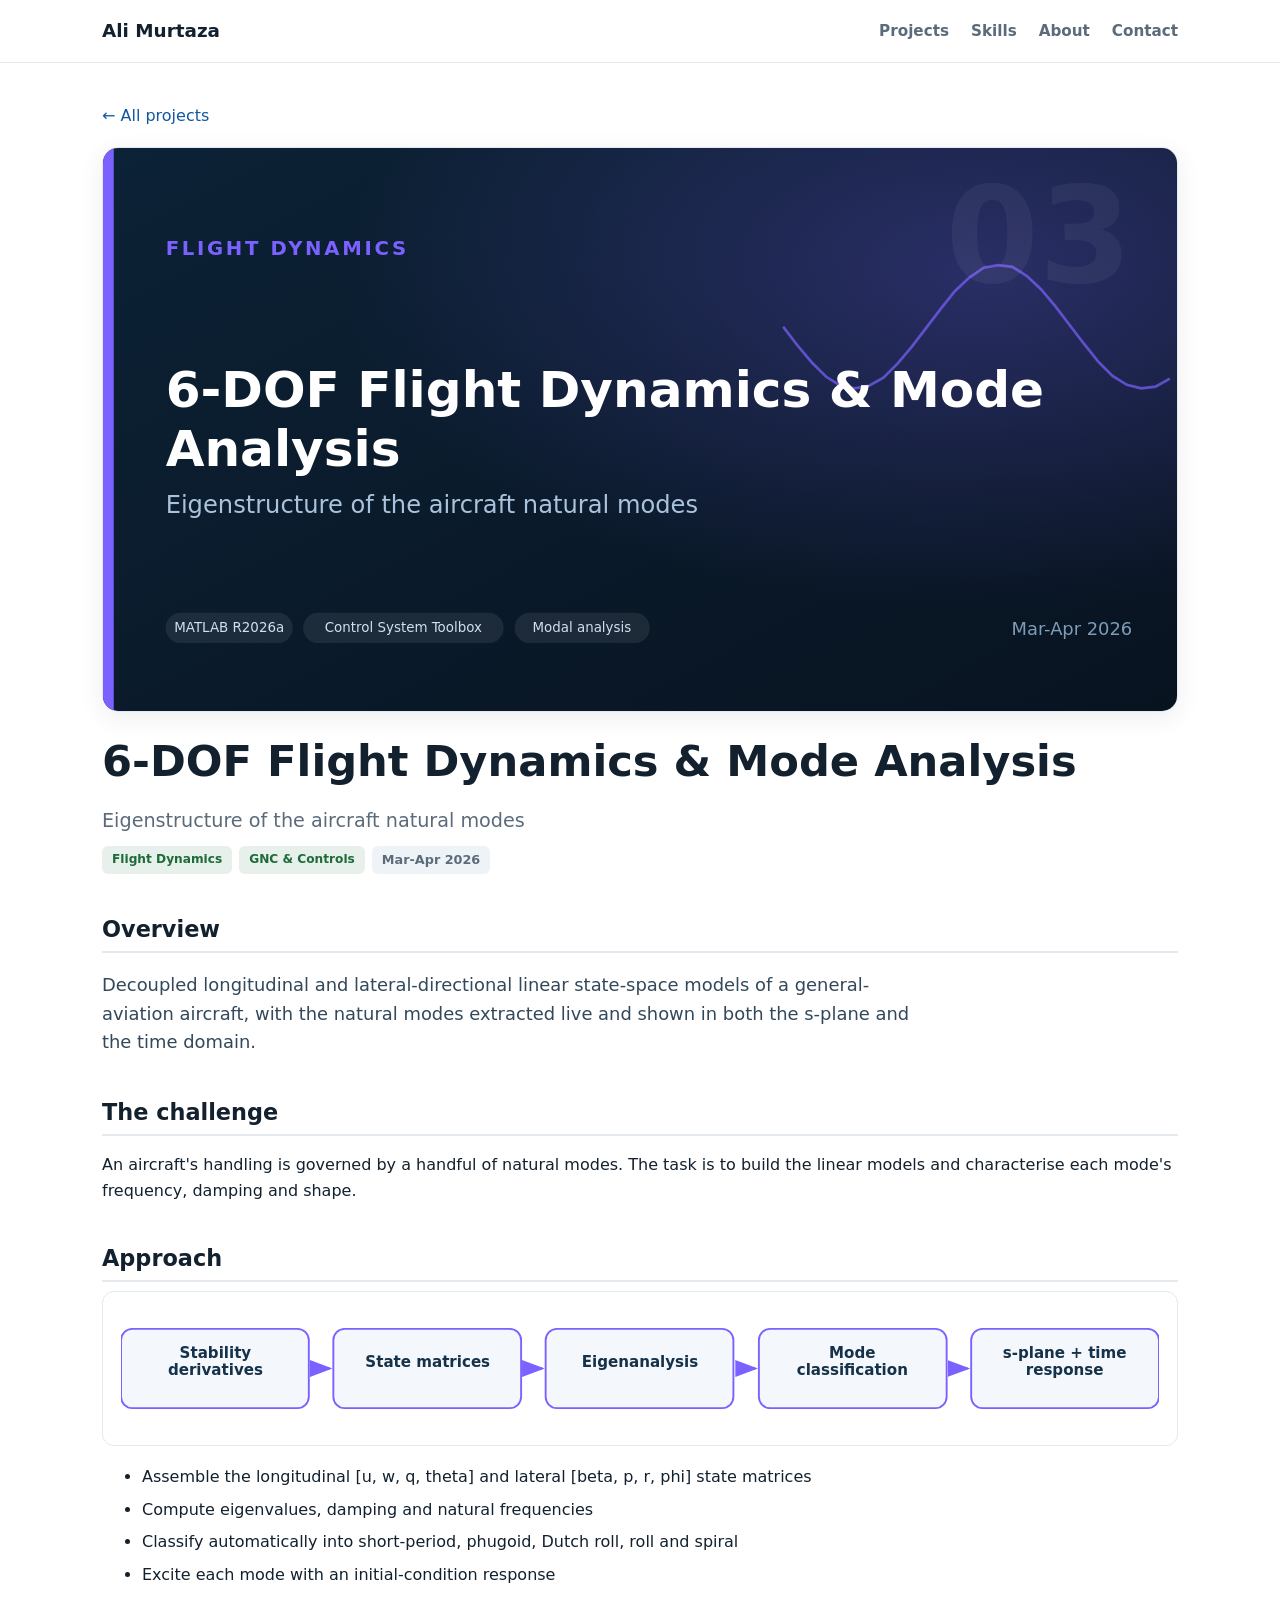
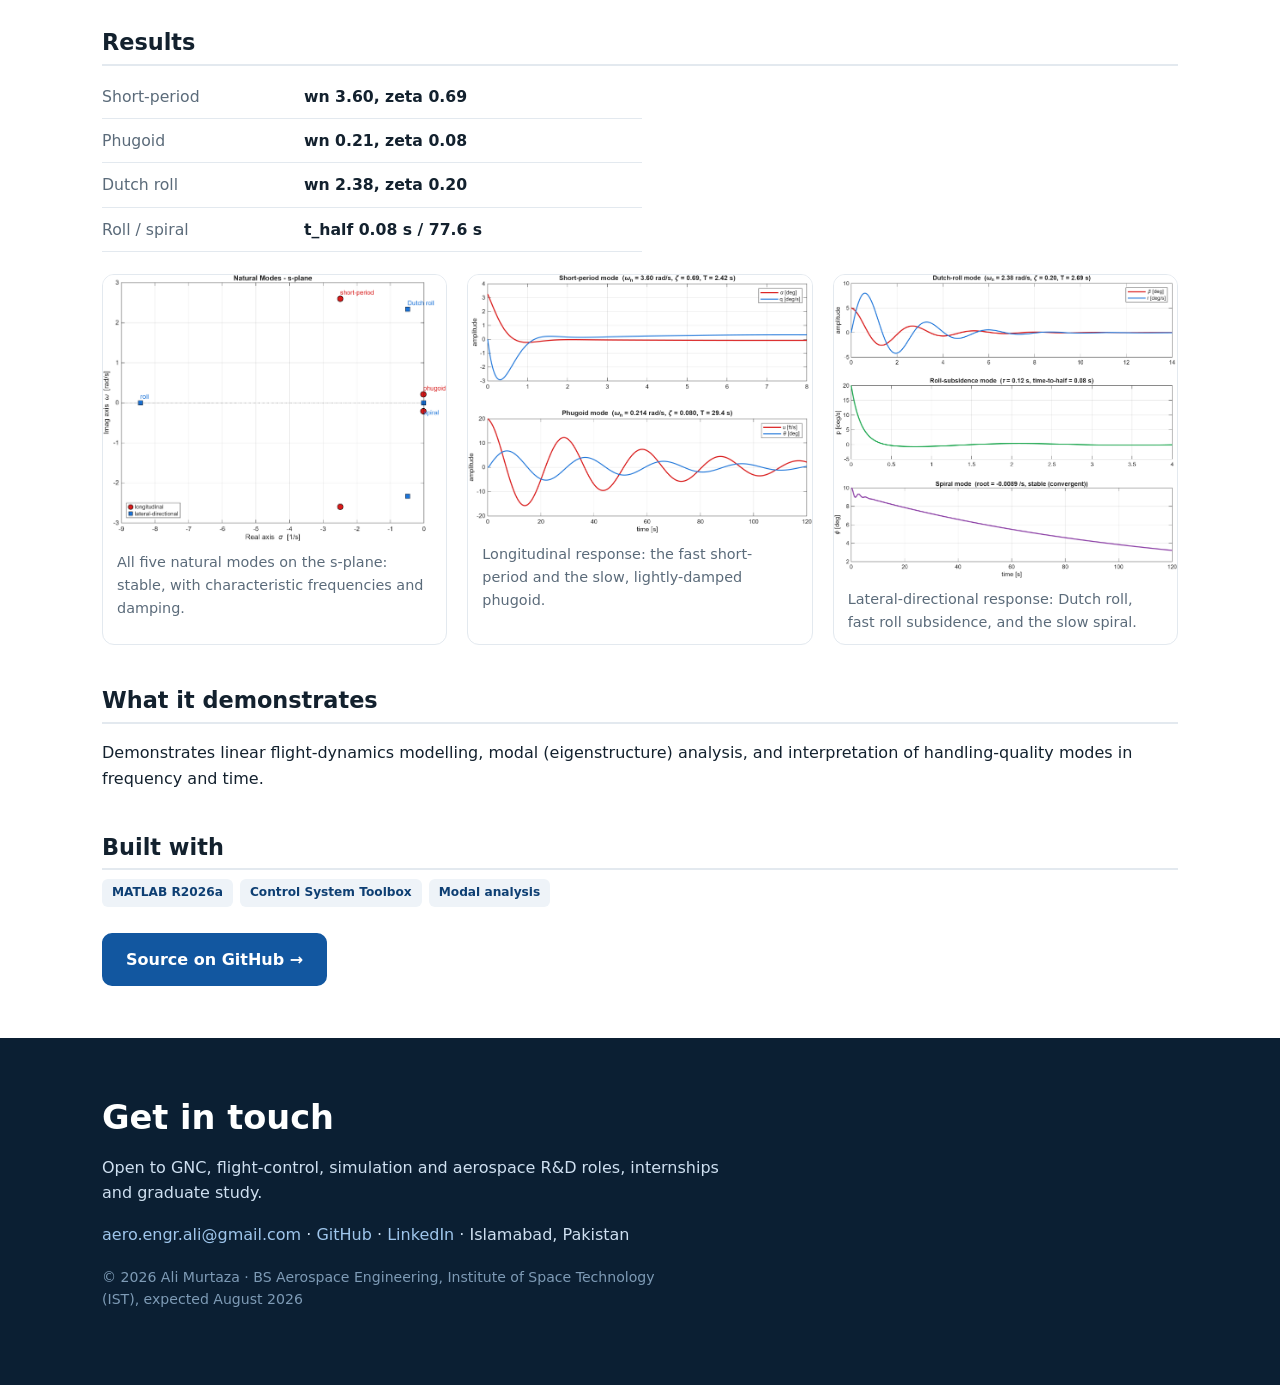
<file: projects/flight-dynamics-modes.html>
<!doctype html><html lang="en"><head>
<meta charset="utf-8"><meta name="viewport" content="width=device-width, initial-scale=1">
<title>6-DOF Flight Dynamics &amp; Mode Analysis | Ali Murtaza</title>
<meta name="description" content="Decoupled longitudinal and lateral-directional linear state-space models of a general-aviation aircraft, with the natural modes extracted live and shown in">
<link rel="icon" href="../favicon.svg" type="image/svg+xml">
<link rel="apple-touch-icon" href="../icon-180.png">
<meta property="og:title" content="6-DOF Flight Dynamics &amp; Mode Analysis | Ali Murtaza">
<meta property="og:description" content="Decoupled longitudinal and lateral-directional linear state-space models of a general-aviation aircraft, with the natural modes extracted live and shown in">
<meta property="og:type" content="website">
<meta property="og:url" content="https://aeroengrali.github.io/projects/flight-dynamics-modes.html">
<meta property="og:image" content="https://aeroengrali.github.io/assets/projects/flight-dynamics-modes/header.svg">
<meta name="twitter:card" content="summary_large_image">
<link rel="preconnect" href="https://cdn.jsdelivr.net">
<link rel="stylesheet" href="../style.css">
</head><body>
<a class="skip" href="#main">Skip to content</a>
<header class="nav"><div class="wrap navin">
<a class="brand" href="../index.html">Ali&nbsp;Murtaza</a>
<nav aria-label="Primary"><a href="../index.html#projects">Projects</a><a href="../index.html#skills">Skills</a><a href="../index.html#about">About</a><a href="../index.html#contact">Contact</a></nav>
</div></header>
<main id="main" class="proj"><div class="wrap">
<p class="crumb"><a href="../index.html#projects">&larr; All projects</a></p>
<div class="pbanner"><img src="../assets/projects/flight-dynamics-modes/header.svg" alt="6-DOF Flight Dynamics &amp; Mode Analysis cover" width="1200" height="630"></div>
<h1>6-DOF Flight Dynamics &amp; Mode Analysis</h1>
<p class="lede">Eigenstructure of the aircraft natural modes</p>
<div class="tags"><span class="tag alt">Flight Dynamics</span><span class="tag alt">GNC &amp; Controls</span> <span class="period">Mar-Apr 2026</span></div>


<section class="psec"><h2>Overview</h2><p class="overview">Decoupled longitudinal and lateral-directional linear state-space models of a general-aviation aircraft, with the natural modes extracted live and shown in both the s-plane and the time domain.</p></section>
<section class="psec"><h2>The challenge</h2><p>An aircraft&#x27;s handling is governed by a handful of natural modes. The task is to build the linear models and characterise each mode&#x27;s frequency, damping and shape.</p></section>
<section class="psec"><h2>Approach</h2>
<div class="diagram"><img src="../assets/projects/flight-dynamics-modes/diagram.svg" alt="Pipeline diagram for 6-DOF Flight Dynamics &amp; Mode Analysis"></div>
<ul class="approach"><li>Assemble the longitudinal [u, w, q, theta] and lateral [beta, p, r, phi] state matrices</li><li>Compute eigenvalues, damping and natural frequencies</li><li>Classify automatically into short-period, phugoid, Dutch roll, roll and spiral</li><li>Excite each mode with an initial-condition response</li></ul></section>
<section class="psec"><h2>Results</h2><div class="metricwrap"><table class="metrics"><tbody><tr><td>Short-period</td><td>wn 3.60, zeta 0.69</td></tr><tr><td>Phugoid</td><td>wn 0.21, zeta 0.08</td></tr><tr><td>Dutch roll</td><td>wn 2.38, zeta 0.20</td></tr><tr><td>Roll / spiral</td><td>t_half 0.08 s / 77.6 s</td></tr></tbody></table></div><div class="gallery"><figure><img loading="lazy" src="../assets/projects/flight-dynamics-modes/01_splane_modes.png" alt="All five natural modes on the s-plane: stable, with characteristic frequencies and damping."><figcaption>All five natural modes on the s-plane: stable, with characteristic frequencies and damping.</figcaption></figure><figure><img loading="lazy" src="../assets/projects/flight-dynamics-modes/02_longitudinal_modes.png" alt="Longitudinal response: the fast short-period and the slow, lightly-damped phugoid."><figcaption>Longitudinal response: the fast short-period and the slow, lightly-damped phugoid.</figcaption></figure><figure><img loading="lazy" src="../assets/projects/flight-dynamics-modes/03_lateral_modes.png" alt="Lateral-directional response: Dutch roll, fast roll subsidence, and the slow spiral."><figcaption>Lateral-directional response: Dutch roll, fast roll subsidence, and the slow spiral.</figcaption></figure></div></section>

<section class="psec"><h2>What it demonstrates</h2><p>Demonstrates linear flight-dynamics modelling, modal (eigenstructure) analysis, and interpretation of handling-quality modes in frequency and time.</p></section>
<section class="psec"><h2>Built with</h2><div class="tags"><span class="tag">MATLAB R2026a</span><span class="tag">Control System Toolbox</span><span class="tag">Modal analysis</span></div>
<div class="cta"><a class="btn" href="https://github.com/aeroengrali/flight-dynamics-modes" rel="noopener">Source on GitHub &rarr;</a></div></section>
</div></main>
<footer class="foot" id="contact"><div class="wrap">
<h2>Get in touch</h2>
<p>Open to GNC, flight-control, simulation and aerospace R&amp;D roles, internships and graduate study.</p>
<p class="links">
<a href="mailto:aero.engr.ali@gmail.com">aero.engr.ali@gmail.com</a> &middot;
<a href="https://github.com/aeroengrali" rel="noopener">GitHub</a> &middot;
<a href="https://www.linkedin.com/in/aeroengrali/" rel="noopener">LinkedIn</a> &middot;
<span>Islamabad, Pakistan</span></p>
<p class="fine">© 2026 Ali Murtaza &middot; BS Aerospace Engineering, Institute of Space Technology (IST), expected August 2026</p>
</div></footer></body></html>
</file>
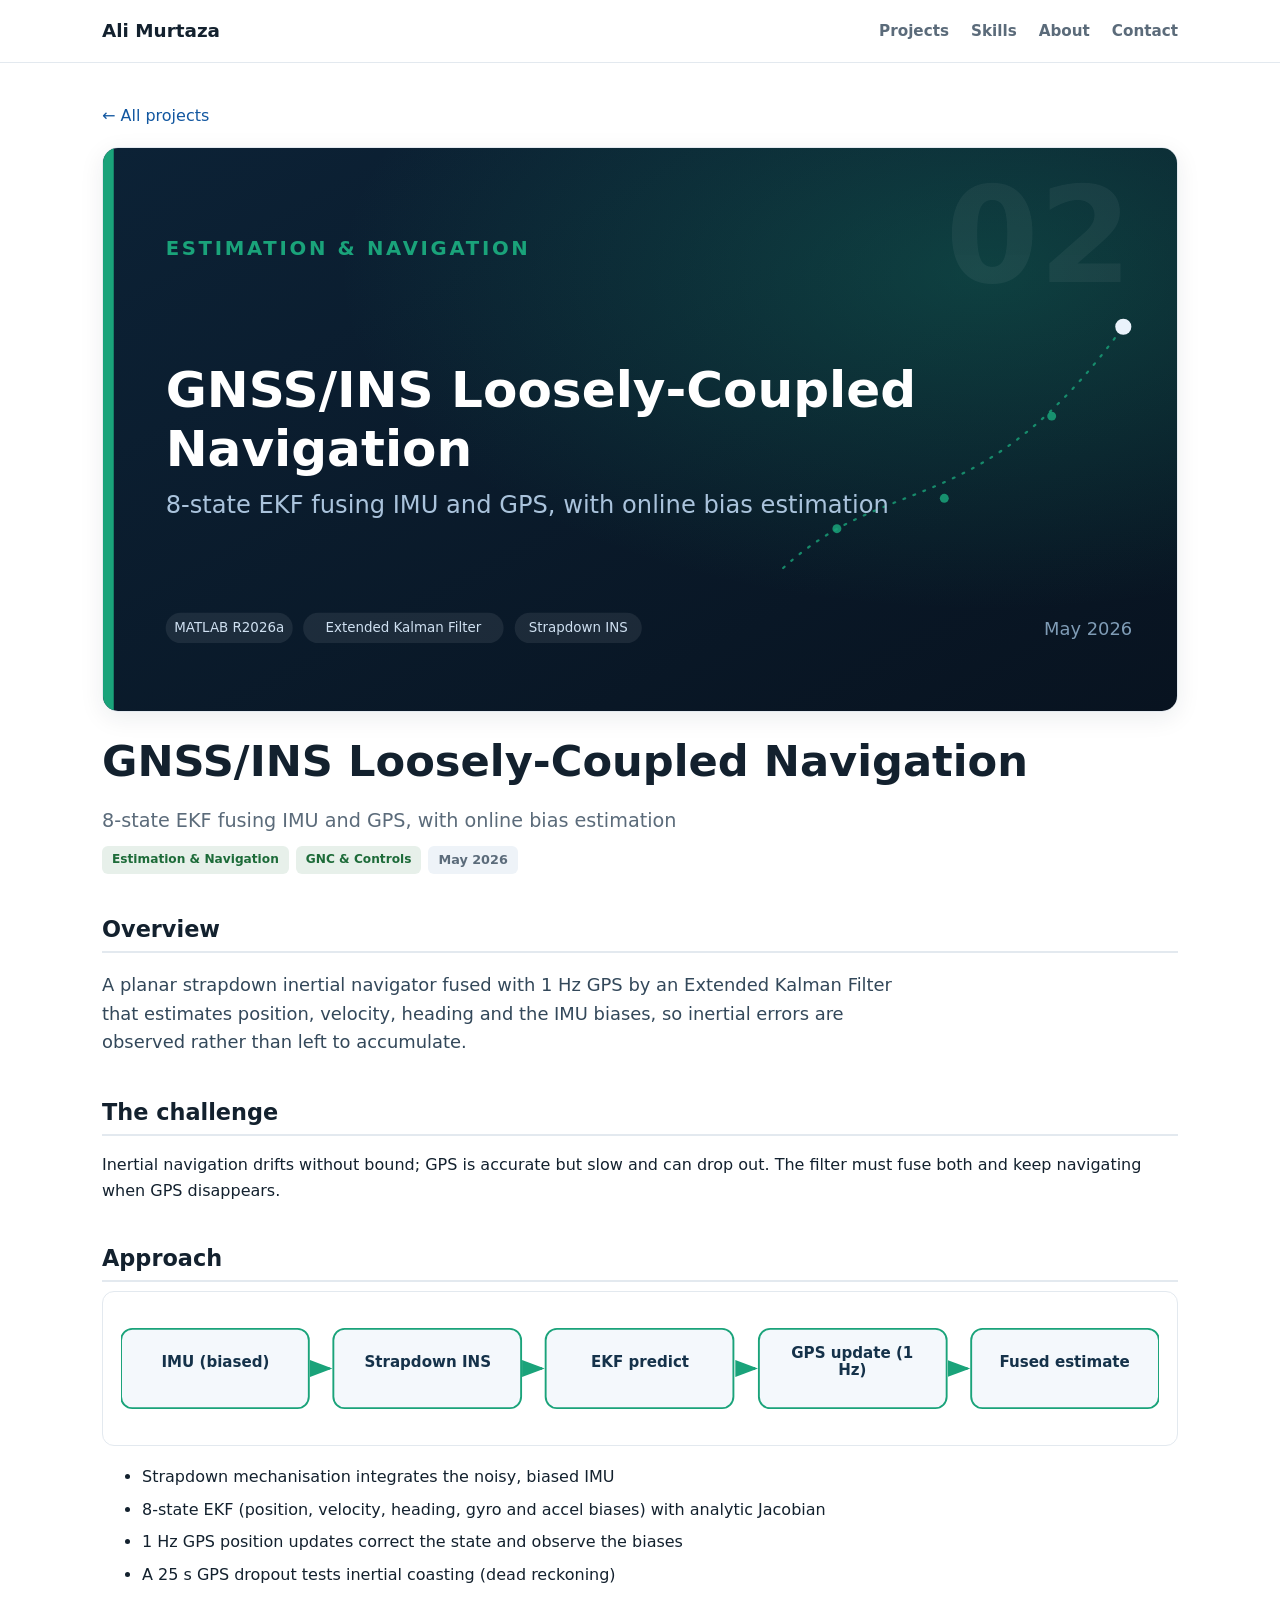
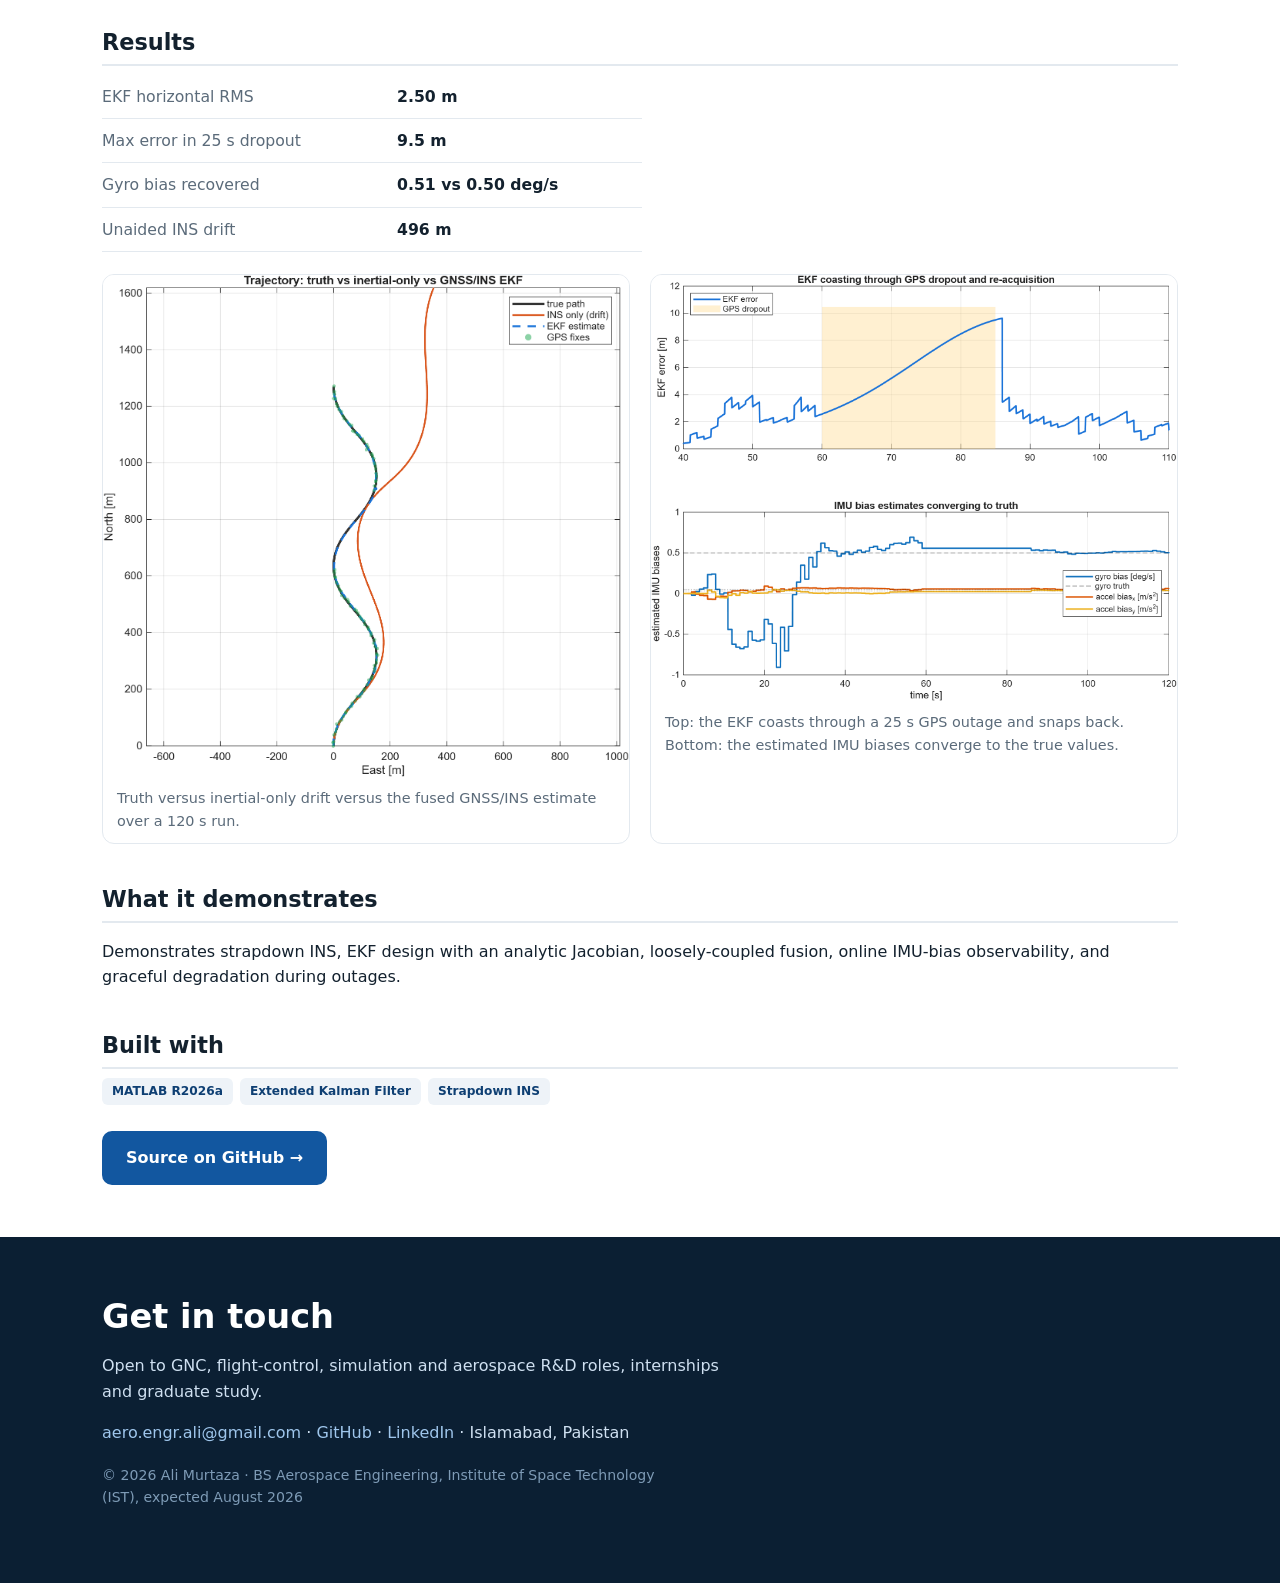
<file: projects/gnss-ins-navigation.html>
<!doctype html><html lang="en"><head>
<meta charset="utf-8"><meta name="viewport" content="width=device-width, initial-scale=1">
<title>GNSS/INS Loosely-Coupled Navigation | Ali Murtaza</title>
<meta name="description" content="A planar strapdown inertial navigator fused with 1 Hz GPS by an Extended Kalman Filter that estimates position, velocity, heading and the IMU biases, so in">
<link rel="icon" href="../favicon.svg" type="image/svg+xml">
<link rel="apple-touch-icon" href="../icon-180.png">
<meta property="og:title" content="GNSS/INS Loosely-Coupled Navigation | Ali Murtaza">
<meta property="og:description" content="A planar strapdown inertial navigator fused with 1 Hz GPS by an Extended Kalman Filter that estimates position, velocity, heading and the IMU biases, so in">
<meta property="og:type" content="website">
<meta property="og:url" content="https://aeroengrali.github.io/projects/gnss-ins-navigation.html">
<meta property="og:image" content="https://aeroengrali.github.io/assets/projects/gnss-ins-navigation/header.svg">
<meta name="twitter:card" content="summary_large_image">
<link rel="preconnect" href="https://cdn.jsdelivr.net">
<link rel="stylesheet" href="../style.css">
</head><body>
<a class="skip" href="#main">Skip to content</a>
<header class="nav"><div class="wrap navin">
<a class="brand" href="../index.html">Ali&nbsp;Murtaza</a>
<nav aria-label="Primary"><a href="../index.html#projects">Projects</a><a href="../index.html#skills">Skills</a><a href="../index.html#about">About</a><a href="../index.html#contact">Contact</a></nav>
</div></header>
<main id="main" class="proj"><div class="wrap">
<p class="crumb"><a href="../index.html#projects">&larr; All projects</a></p>
<div class="pbanner"><img src="../assets/projects/gnss-ins-navigation/header.svg" alt="GNSS/INS Loosely-Coupled Navigation cover" width="1200" height="630"></div>
<h1>GNSS/INS Loosely-Coupled Navigation</h1>
<p class="lede">8-state EKF fusing IMU and GPS, with online bias estimation</p>
<div class="tags"><span class="tag alt">Estimation &amp; Navigation</span><span class="tag alt">GNC &amp; Controls</span> <span class="period">May 2026</span></div>


<section class="psec"><h2>Overview</h2><p class="overview">A planar strapdown inertial navigator fused with 1 Hz GPS by an Extended Kalman Filter that estimates position, velocity, heading and the IMU biases, so inertial errors are observed rather than left to accumulate.</p></section>
<section class="psec"><h2>The challenge</h2><p>Inertial navigation drifts without bound; GPS is accurate but slow and can drop out. The filter must fuse both and keep navigating when GPS disappears.</p></section>
<section class="psec"><h2>Approach</h2>
<div class="diagram"><img src="../assets/projects/gnss-ins-navigation/diagram.svg" alt="Pipeline diagram for GNSS/INS Loosely-Coupled Navigation"></div>
<ul class="approach"><li>Strapdown mechanisation integrates the noisy, biased IMU</li><li>8-state EKF (position, velocity, heading, gyro and accel biases) with analytic Jacobian</li><li>1 Hz GPS position updates correct the state and observe the biases</li><li>A 25 s GPS dropout tests inertial coasting (dead reckoning)</li></ul></section>
<section class="psec"><h2>Results</h2><div class="metricwrap"><table class="metrics"><tbody><tr><td>EKF horizontal RMS</td><td>2.50 m</td></tr><tr><td>Max error in 25 s dropout</td><td>9.5 m</td></tr><tr><td>Gyro bias recovered</td><td>0.51 vs 0.50 deg/s</td></tr><tr><td>Unaided INS drift</td><td>496 m</td></tr></tbody></table></div><div class="gallery"><figure><img loading="lazy" src="../assets/projects/gnss-ins-navigation/01_trajectory.png" alt="Truth versus inertial-only drift versus the fused GNSS/INS estimate over a 120 s run."><figcaption>Truth versus inertial-only drift versus the fused GNSS/INS estimate over a 120 s run.</figcaption></figure><figure><img loading="lazy" src="../assets/projects/gnss-ins-navigation/03_dropout_and_bias.png" alt="Top: the EKF coasts through a 25 s GPS outage and snaps back. Bottom: the estimated IMU biases converge to the true values."><figcaption>Top: the EKF coasts through a 25 s GPS outage and snaps back. Bottom: the estimated IMU biases converge to the true values.</figcaption></figure></div></section>

<section class="psec"><h2>What it demonstrates</h2><p>Demonstrates strapdown INS, EKF design with an analytic Jacobian, loosely-coupled fusion, online IMU-bias observability, and graceful degradation during outages.</p></section>
<section class="psec"><h2>Built with</h2><div class="tags"><span class="tag">MATLAB R2026a</span><span class="tag">Extended Kalman Filter</span><span class="tag">Strapdown INS</span></div>
<div class="cta"><a class="btn" href="https://github.com/aeroengrali/gnss-ins-navigation" rel="noopener">Source on GitHub &rarr;</a></div></section>
</div></main>
<footer class="foot" id="contact"><div class="wrap">
<h2>Get in touch</h2>
<p>Open to GNC, flight-control, simulation and aerospace R&amp;D roles, internships and graduate study.</p>
<p class="links">
<a href="mailto:aero.engr.ali@gmail.com">aero.engr.ali@gmail.com</a> &middot;
<a href="https://github.com/aeroengrali" rel="noopener">GitHub</a> &middot;
<a href="https://www.linkedin.com/in/aeroengrali/" rel="noopener">LinkedIn</a> &middot;
<span>Islamabad, Pakistan</span></p>
<p class="fine">© 2026 Ali Murtaza &middot; BS Aerospace Engineering, Institute of Space Technology (IST), expected August 2026</p>
</div></footer></body></html>
</file>
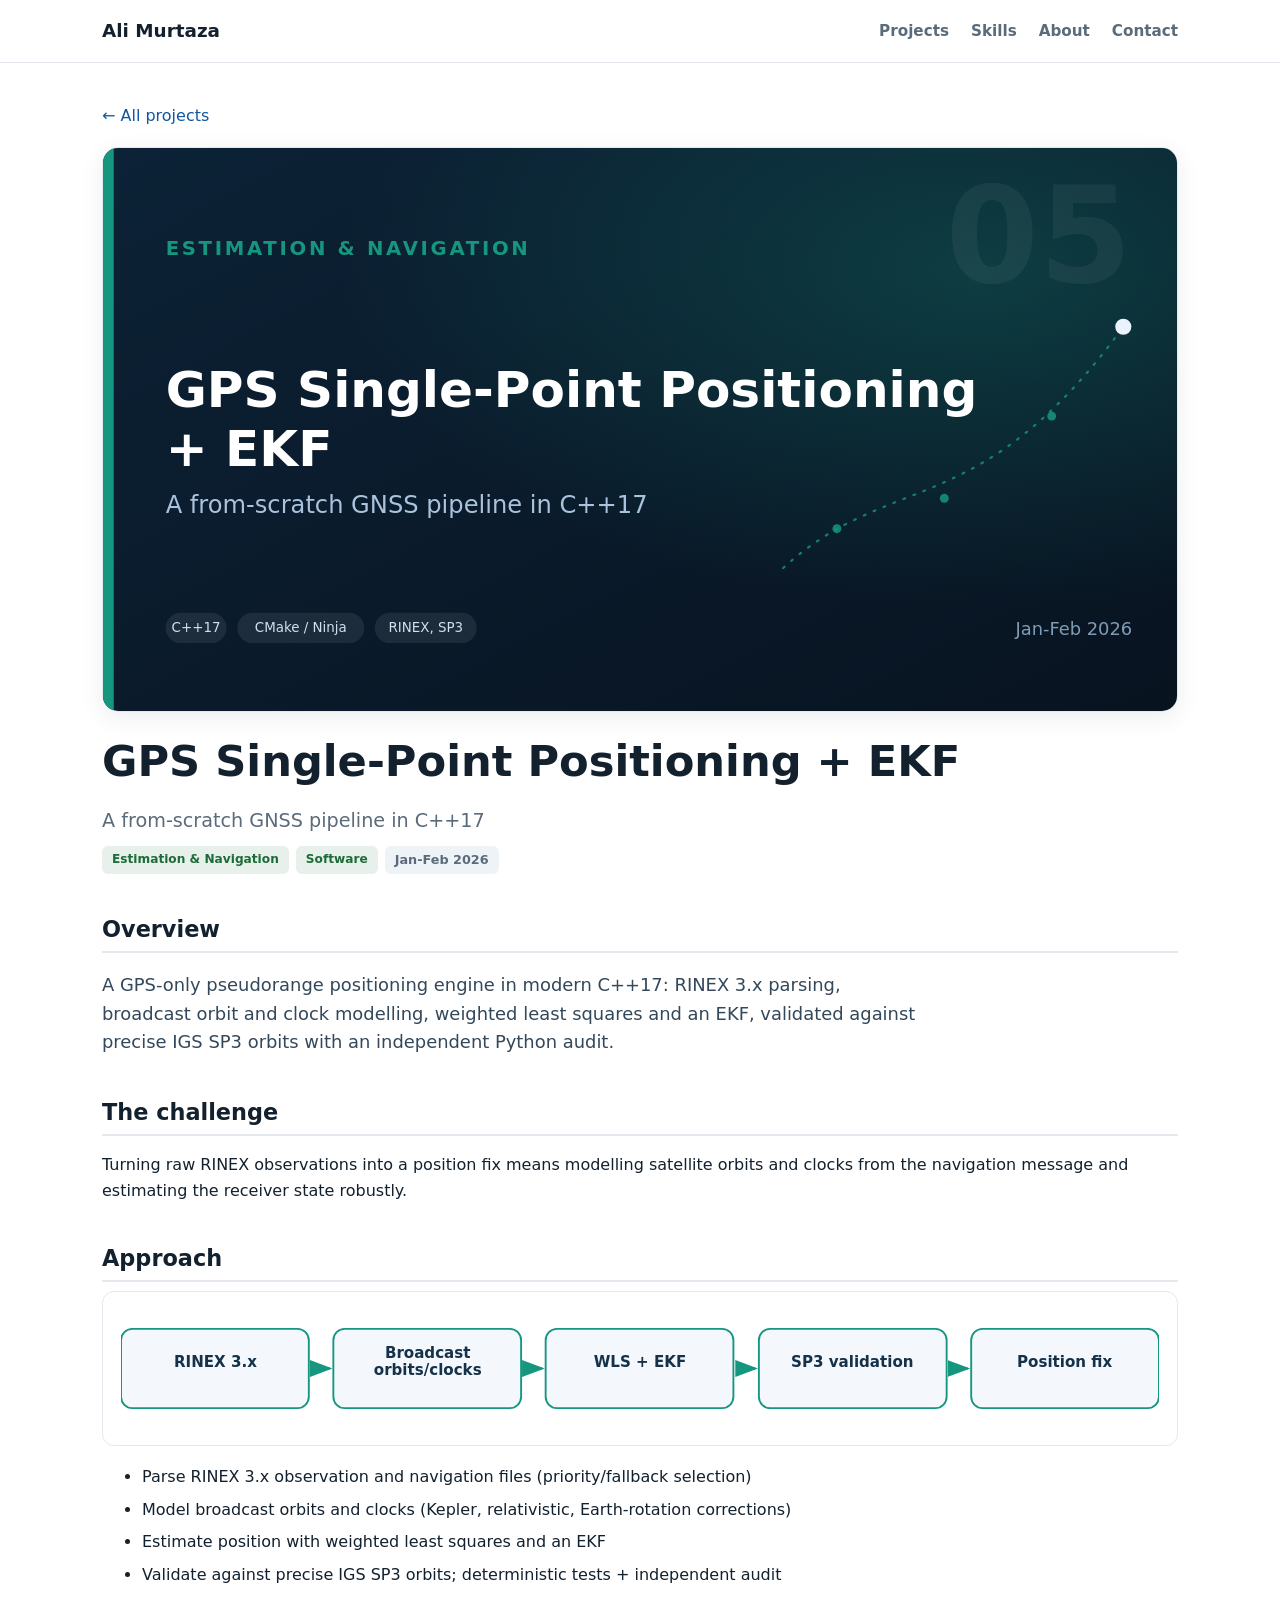
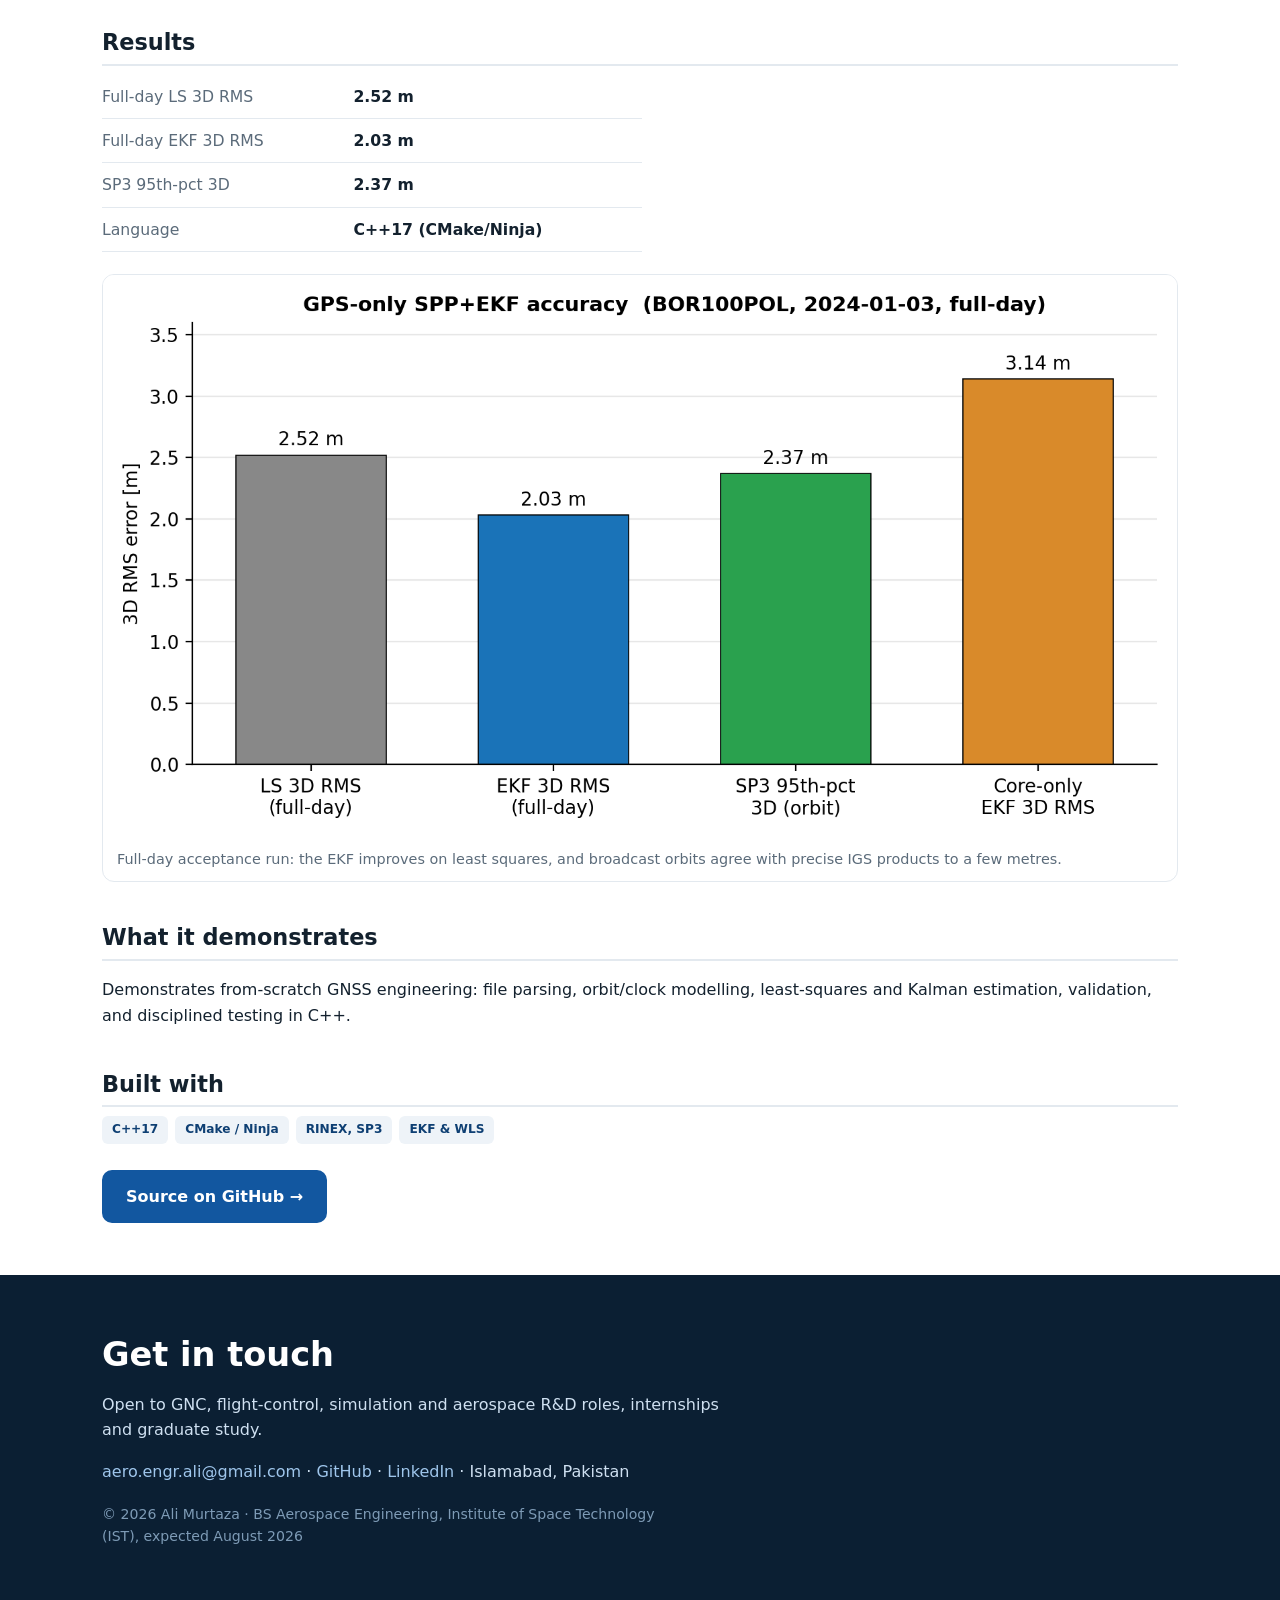
<file: projects/gps-spp-ekf.html>
<!doctype html><html lang="en"><head>
<meta charset="utf-8"><meta name="viewport" content="width=device-width, initial-scale=1">
<title>GPS Single-Point Positioning + EKF | Ali Murtaza</title>
<meta name="description" content="A GPS-only pseudorange positioning engine in modern C++17: RINEX 3.x parsing, broadcast orbit and clock modelling, weighted least squares and an EKF, valid">
<link rel="icon" href="../favicon.svg" type="image/svg+xml">
<link rel="apple-touch-icon" href="../icon-180.png">
<meta property="og:title" content="GPS Single-Point Positioning + EKF | Ali Murtaza">
<meta property="og:description" content="A GPS-only pseudorange positioning engine in modern C++17: RINEX 3.x parsing, broadcast orbit and clock modelling, weighted least squares and an EKF, valid">
<meta property="og:type" content="website">
<meta property="og:url" content="https://aeroengrali.github.io/projects/gps-spp-ekf.html">
<meta property="og:image" content="https://aeroengrali.github.io/assets/projects/gps-spp-ekf/header.svg">
<meta name="twitter:card" content="summary_large_image">
<link rel="preconnect" href="https://cdn.jsdelivr.net">
<link rel="stylesheet" href="../style.css">
</head><body>
<a class="skip" href="#main">Skip to content</a>
<header class="nav"><div class="wrap navin">
<a class="brand" href="../index.html">Ali&nbsp;Murtaza</a>
<nav aria-label="Primary"><a href="../index.html#projects">Projects</a><a href="../index.html#skills">Skills</a><a href="../index.html#about">About</a><a href="../index.html#contact">Contact</a></nav>
</div></header>
<main id="main" class="proj"><div class="wrap">
<p class="crumb"><a href="../index.html#projects">&larr; All projects</a></p>
<div class="pbanner"><img src="../assets/projects/gps-spp-ekf/header.svg" alt="GPS Single-Point Positioning + EKF cover" width="1200" height="630"></div>
<h1>GPS Single-Point Positioning + EKF</h1>
<p class="lede">A from-scratch GNSS pipeline in C++17</p>
<div class="tags"><span class="tag alt">Estimation &amp; Navigation</span><span class="tag alt">Software</span> <span class="period">Jan-Feb 2026</span></div>


<section class="psec"><h2>Overview</h2><p class="overview">A GPS-only pseudorange positioning engine in modern C++17: RINEX 3.x parsing, broadcast orbit and clock modelling, weighted least squares and an EKF, validated against precise IGS SP3 orbits with an independent Python audit.</p></section>
<section class="psec"><h2>The challenge</h2><p>Turning raw RINEX observations into a position fix means modelling satellite orbits and clocks from the navigation message and estimating the receiver state robustly.</p></section>
<section class="psec"><h2>Approach</h2>
<div class="diagram"><img src="../assets/projects/gps-spp-ekf/diagram.svg" alt="Pipeline diagram for GPS Single-Point Positioning + EKF"></div>
<ul class="approach"><li>Parse RINEX 3.x observation and navigation files (priority/fallback selection)</li><li>Model broadcast orbits and clocks (Kepler, relativistic, Earth-rotation corrections)</li><li>Estimate position with weighted least squares and an EKF</li><li>Validate against precise IGS SP3 orbits; deterministic tests + independent audit</li></ul></section>
<section class="psec"><h2>Results</h2><div class="metricwrap"><table class="metrics"><tbody><tr><td>Full-day LS 3D RMS</td><td>2.52 m</td></tr><tr><td>Full-day EKF 3D RMS</td><td>2.03 m</td></tr><tr><td>SP3 95th-pct 3D</td><td>2.37 m</td></tr><tr><td>Language</td><td>C++17 (CMake/Ninja)</td></tr></tbody></table></div><div class="gallery"><figure><img loading="lazy" src="../assets/projects/gps-spp-ekf/01_accuracy.png" alt="Full-day acceptance run: the EKF improves on least squares, and broadcast orbits agree with precise IGS products to a few metres."><figcaption>Full-day acceptance run: the EKF improves on least squares, and broadcast orbits agree with precise IGS products to a few metres.</figcaption></figure></div></section>

<section class="psec"><h2>What it demonstrates</h2><p>Demonstrates from-scratch GNSS engineering: file parsing, orbit/clock modelling, least-squares and Kalman estimation, validation, and disciplined testing in C++.</p></section>
<section class="psec"><h2>Built with</h2><div class="tags"><span class="tag">C++17</span><span class="tag">CMake / Ninja</span><span class="tag">RINEX, SP3</span><span class="tag">EKF &amp; WLS</span></div>
<div class="cta"><a class="btn" href="https://github.com/aeroengrali/gps-spp-ekf" rel="noopener">Source on GitHub &rarr;</a></div></section>
</div></main>
<footer class="foot" id="contact"><div class="wrap">
<h2>Get in touch</h2>
<p>Open to GNC, flight-control, simulation and aerospace R&amp;D roles, internships and graduate study.</p>
<p class="links">
<a href="mailto:aero.engr.ali@gmail.com">aero.engr.ali@gmail.com</a> &middot;
<a href="https://github.com/aeroengrali" rel="noopener">GitHub</a> &middot;
<a href="https://www.linkedin.com/in/aeroengrali/" rel="noopener">LinkedIn</a> &middot;
<span>Islamabad, Pakistan</span></p>
<p class="fine">© 2026 Ali Murtaza &middot; BS Aerospace Engineering, Institute of Space Technology (IST), expected August 2026</p>
</div></footer></body></html>
</file>
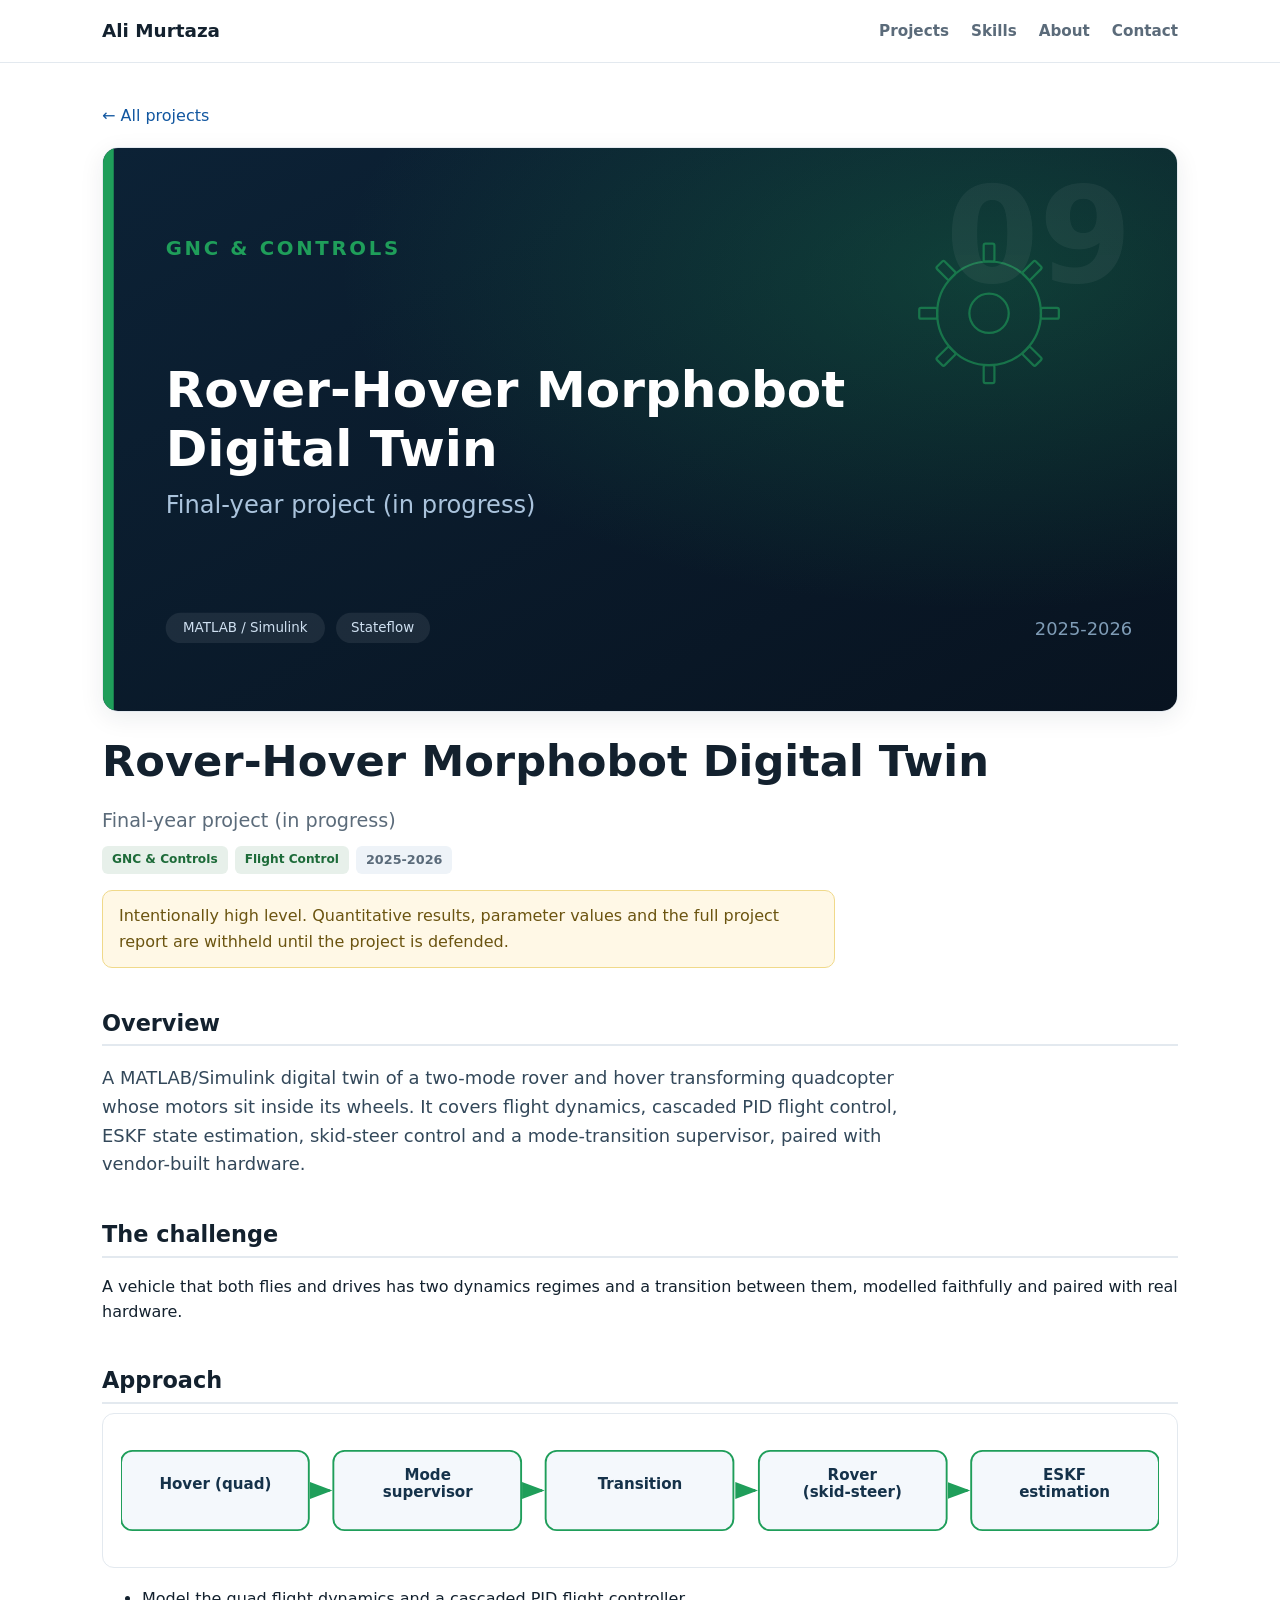
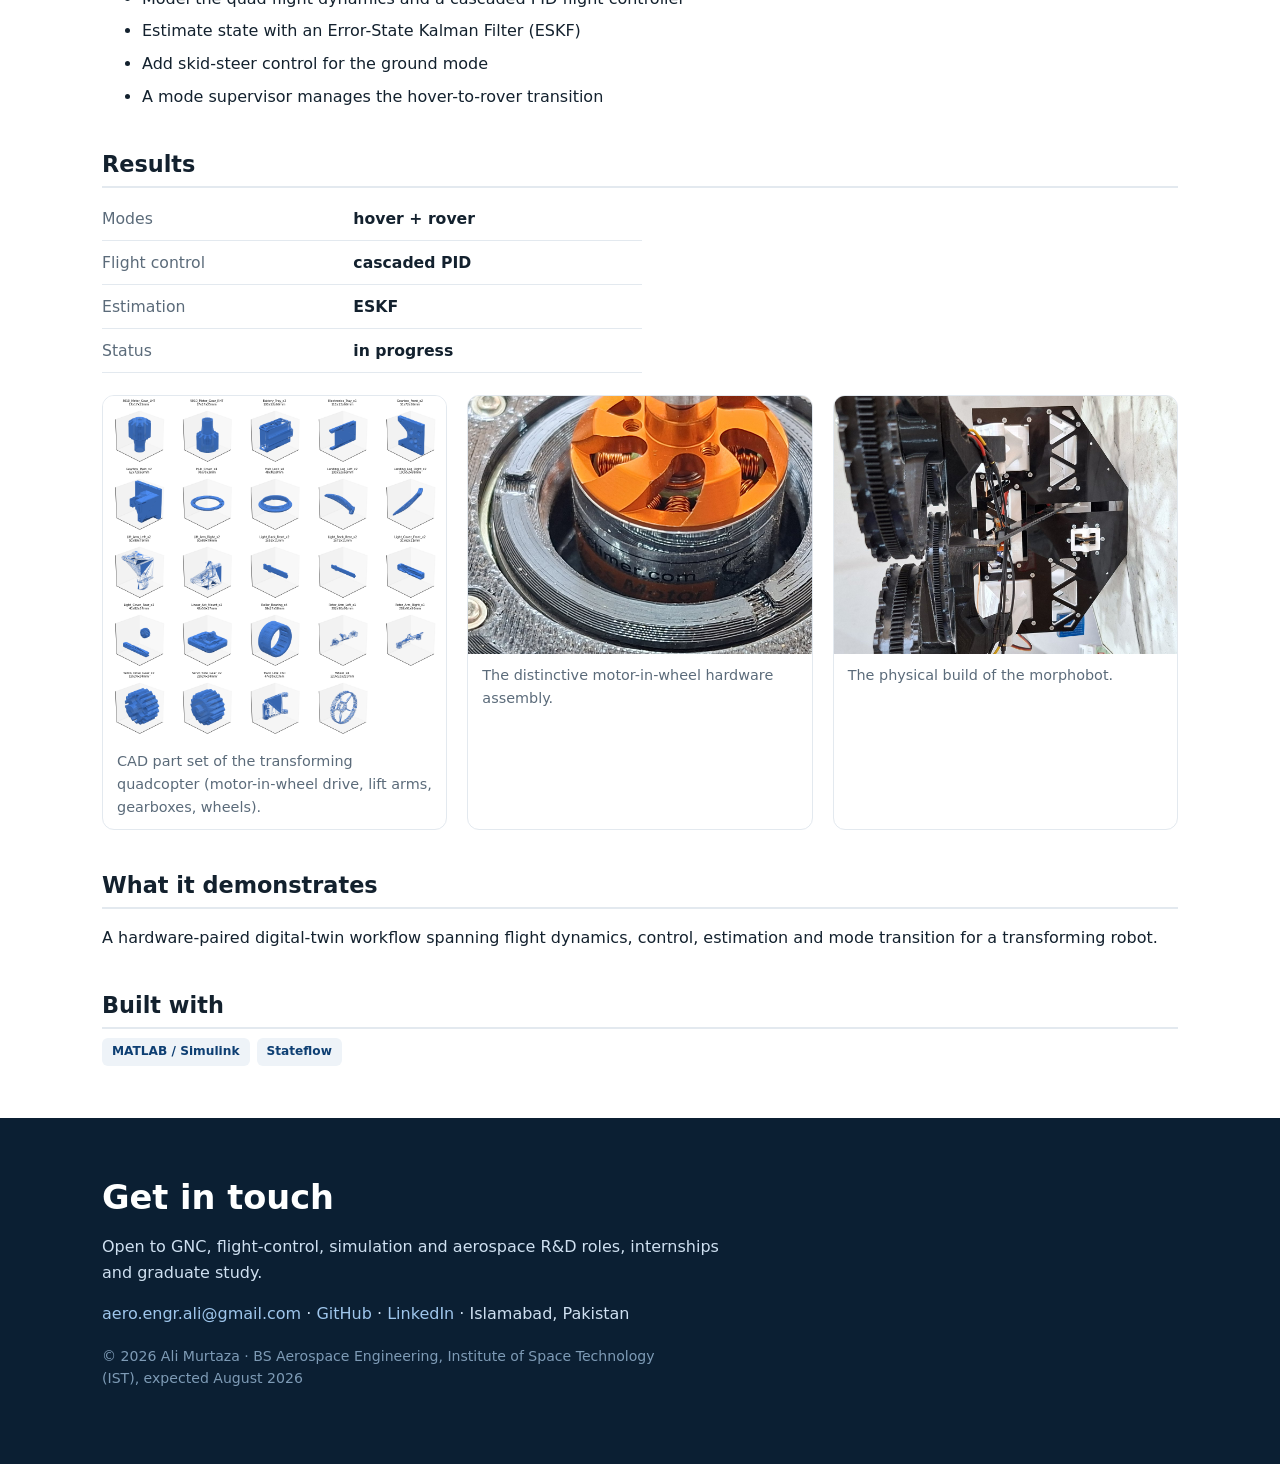
<file: projects/morphobot-digital-twin.html>
<!doctype html><html lang="en"><head>
<meta charset="utf-8"><meta name="viewport" content="width=device-width, initial-scale=1">
<title>Rover-Hover Morphobot Digital Twin | Ali Murtaza</title>
<meta name="description" content="A MATLAB/Simulink digital twin of a two-mode rover and hover transforming quadcopter whose motors sit inside its wheels. It covers flight dynamics, cascade">
<link rel="icon" href="../favicon.svg" type="image/svg+xml">
<link rel="apple-touch-icon" href="../icon-180.png">
<meta property="og:title" content="Rover-Hover Morphobot Digital Twin | Ali Murtaza">
<meta property="og:description" content="A MATLAB/Simulink digital twin of a two-mode rover and hover transforming quadcopter whose motors sit inside its wheels. It covers flight dynamics, cascade">
<meta property="og:type" content="website">
<meta property="og:url" content="https://aeroengrali.github.io/projects/morphobot-digital-twin.html">
<meta property="og:image" content="https://aeroengrali.github.io/assets/projects/morphobot-digital-twin/header.svg">
<meta name="twitter:card" content="summary_large_image">
<link rel="preconnect" href="https://cdn.jsdelivr.net">
<link rel="stylesheet" href="../style.css">
</head><body>
<a class="skip" href="#main">Skip to content</a>
<header class="nav"><div class="wrap navin">
<a class="brand" href="../index.html">Ali&nbsp;Murtaza</a>
<nav aria-label="Primary"><a href="../index.html#projects">Projects</a><a href="../index.html#skills">Skills</a><a href="../index.html#about">About</a><a href="../index.html#contact">Contact</a></nav>
</div></header>
<main id="main" class="proj"><div class="wrap">
<p class="crumb"><a href="../index.html#projects">&larr; All projects</a></p>
<div class="pbanner"><img src="../assets/projects/morphobot-digital-twin/header.svg" alt="Rover-Hover Morphobot Digital Twin cover" width="1200" height="630"></div>
<h1>Rover-Hover Morphobot Digital Twin</h1>
<p class="lede">Final-year project (in progress)</p>
<div class="tags"><span class="tag alt">GNC &amp; Controls</span><span class="tag alt">Flight Control</span> <span class="period">2025-2026</span></div>
<p class="note">Intentionally high level. Quantitative results, parameter values and the full project report are withheld until the project is defended.</p>

<section class="psec"><h2>Overview</h2><p class="overview">A MATLAB/Simulink digital twin of a two-mode rover and hover transforming quadcopter whose motors sit inside its wheels. It covers flight dynamics, cascaded PID flight control, ESKF state estimation, skid-steer control and a mode-transition supervisor, paired with vendor-built hardware.</p></section>
<section class="psec"><h2>The challenge</h2><p>A vehicle that both flies and drives has two dynamics regimes and a transition between them, modelled faithfully and paired with real hardware.</p></section>
<section class="psec"><h2>Approach</h2>
<div class="diagram"><img src="../assets/projects/morphobot-digital-twin/diagram.svg" alt="Pipeline diagram for Rover-Hover Morphobot Digital Twin"></div>
<ul class="approach"><li>Model the quad flight dynamics and a cascaded PID flight controller</li><li>Estimate state with an Error-State Kalman Filter (ESKF)</li><li>Add skid-steer control for the ground mode</li><li>A mode supervisor manages the hover-to-rover transition</li></ul></section>
<section class="psec"><h2>Results</h2><div class="metricwrap"><table class="metrics"><tbody><tr><td>Modes</td><td>hover + rover</td></tr><tr><td>Flight control</td><td>cascaded PID</td></tr><tr><td>Estimation</td><td>ESKF</td></tr><tr><td>Status</td><td>in progress</td></tr></tbody></table></div><div class="gallery"><figure><img loading="lazy" src="../assets/projects/morphobot-digital-twin/contact_sheet.png" alt="CAD part set of the transforming quadcopter (motor-in-wheel drive, lift arms, gearboxes, wheels)."><figcaption>CAD part set of the transforming quadcopter (motor-in-wheel drive, lift arms, gearboxes, wheels).</figcaption></figure><figure><img loading="lazy" src="../assets/projects/morphobot-digital-twin/hardware_01.jpg" alt="The distinctive motor-in-wheel hardware assembly."><figcaption>The distinctive motor-in-wheel hardware assembly.</figcaption></figure><figure><img loading="lazy" src="../assets/projects/morphobot-digital-twin/hardware_03.jpg" alt="The physical build of the morphobot."><figcaption>The physical build of the morphobot.</figcaption></figure></div></section>

<section class="psec"><h2>What it demonstrates</h2><p>A hardware-paired digital-twin workflow spanning flight dynamics, control, estimation and mode transition for a transforming robot.</p></section>
<section class="psec"><h2>Built with</h2><div class="tags"><span class="tag">MATLAB / Simulink</span><span class="tag">Stateflow</span></div>
</section>
</div></main>
<footer class="foot" id="contact"><div class="wrap">
<h2>Get in touch</h2>
<p>Open to GNC, flight-control, simulation and aerospace R&amp;D roles, internships and graduate study.</p>
<p class="links">
<a href="mailto:aero.engr.ali@gmail.com">aero.engr.ali@gmail.com</a> &middot;
<a href="https://github.com/aeroengrali" rel="noopener">GitHub</a> &middot;
<a href="https://www.linkedin.com/in/aeroengrali/" rel="noopener">LinkedIn</a> &middot;
<span>Islamabad, Pakistan</span></p>
<p class="fine">© 2026 Ali Murtaza &middot; BS Aerospace Engineering, Institute of Space Technology (IST), expected August 2026</p>
</div></footer></body></html>
</file>
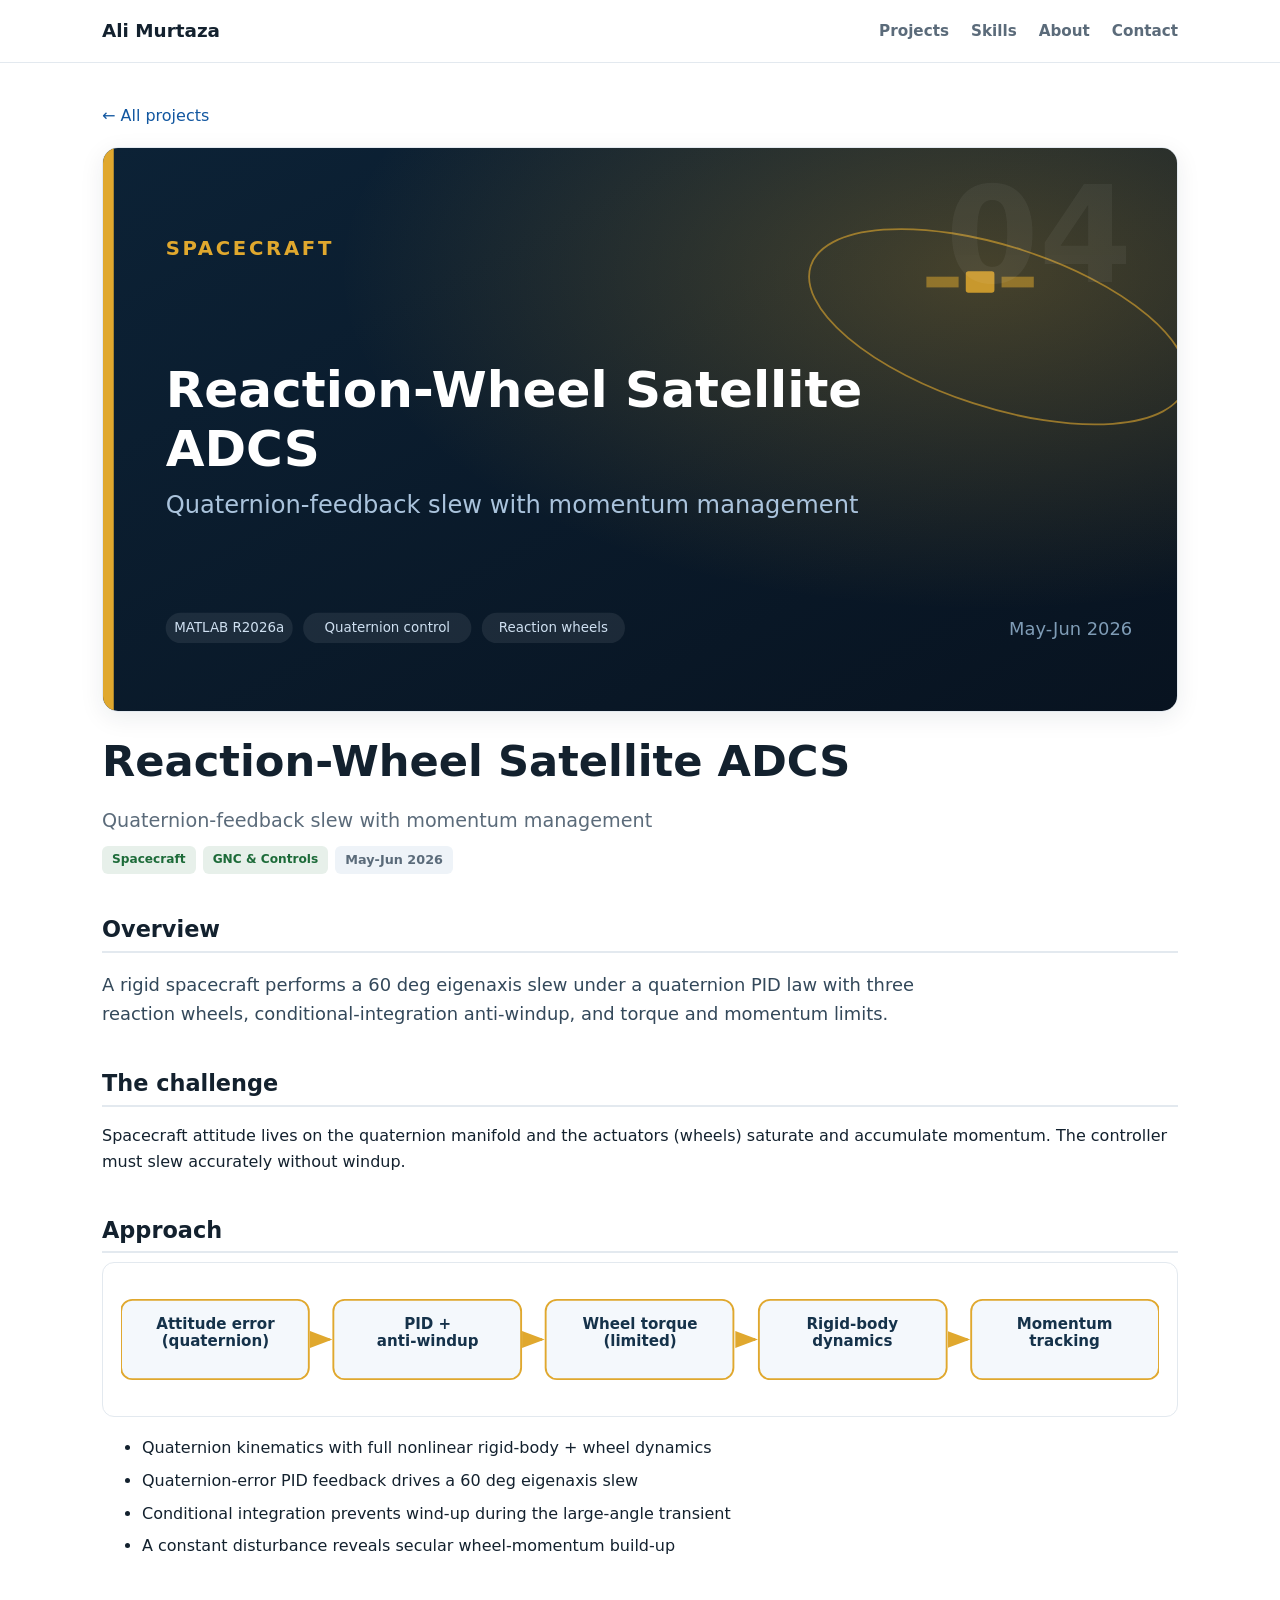
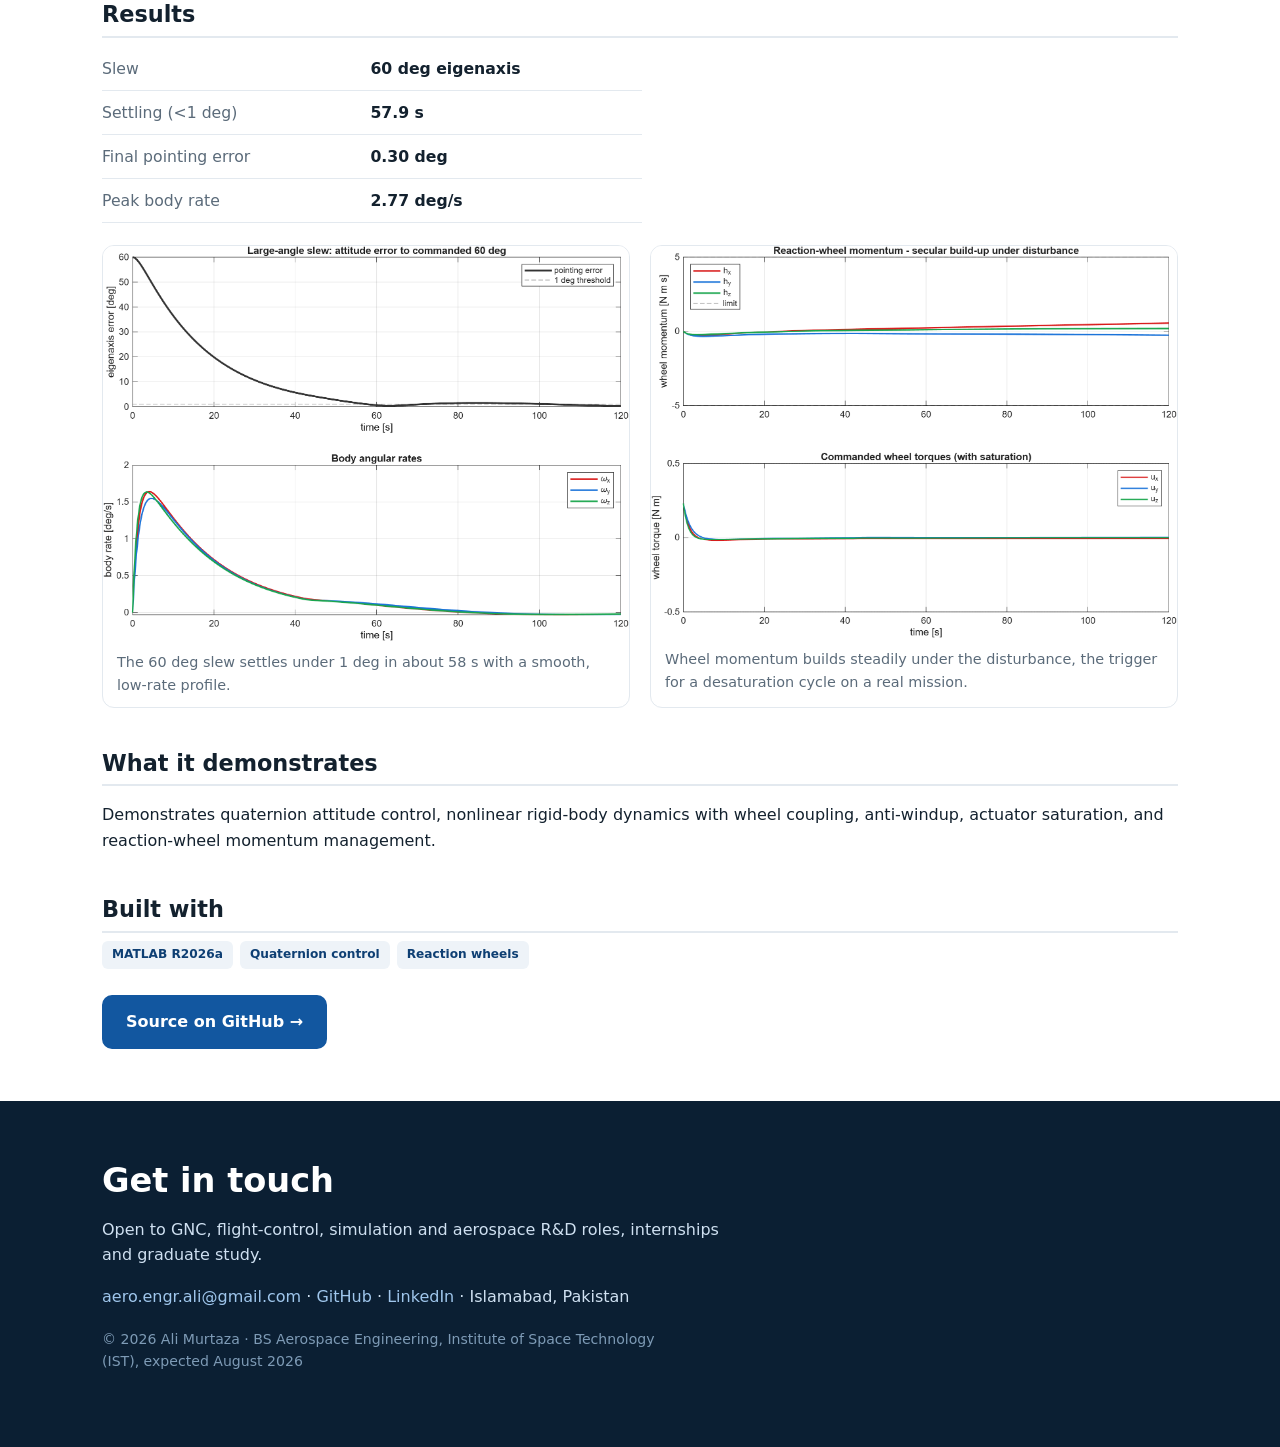
<file: projects/reaction-wheel-adcs.html>
<!doctype html><html lang="en"><head>
<meta charset="utf-8"><meta name="viewport" content="width=device-width, initial-scale=1">
<title>Reaction-Wheel Satellite ADCS | Ali Murtaza</title>
<meta name="description" content="A rigid spacecraft performs a 60 deg eigenaxis slew under a quaternion PID law with three reaction wheels, conditional-integration anti-windup, and torque ">
<link rel="icon" href="../favicon.svg" type="image/svg+xml">
<link rel="apple-touch-icon" href="../icon-180.png">
<meta property="og:title" content="Reaction-Wheel Satellite ADCS | Ali Murtaza">
<meta property="og:description" content="A rigid spacecraft performs a 60 deg eigenaxis slew under a quaternion PID law with three reaction wheels, conditional-integration anti-windup, and torque ">
<meta property="og:type" content="website">
<meta property="og:url" content="https://aeroengrali.github.io/projects/reaction-wheel-adcs.html">
<meta property="og:image" content="https://aeroengrali.github.io/assets/projects/reaction-wheel-adcs/header.svg">
<meta name="twitter:card" content="summary_large_image">
<link rel="preconnect" href="https://cdn.jsdelivr.net">
<link rel="stylesheet" href="../style.css">
</head><body>
<a class="skip" href="#main">Skip to content</a>
<header class="nav"><div class="wrap navin">
<a class="brand" href="../index.html">Ali&nbsp;Murtaza</a>
<nav aria-label="Primary"><a href="../index.html#projects">Projects</a><a href="../index.html#skills">Skills</a><a href="../index.html#about">About</a><a href="../index.html#contact">Contact</a></nav>
</div></header>
<main id="main" class="proj"><div class="wrap">
<p class="crumb"><a href="../index.html#projects">&larr; All projects</a></p>
<div class="pbanner"><img src="../assets/projects/reaction-wheel-adcs/header.svg" alt="Reaction-Wheel Satellite ADCS cover" width="1200" height="630"></div>
<h1>Reaction-Wheel Satellite ADCS</h1>
<p class="lede">Quaternion-feedback slew with momentum management</p>
<div class="tags"><span class="tag alt">Spacecraft</span><span class="tag alt">GNC &amp; Controls</span> <span class="period">May-Jun 2026</span></div>


<section class="psec"><h2>Overview</h2><p class="overview">A rigid spacecraft performs a 60 deg eigenaxis slew under a quaternion PID law with three reaction wheels, conditional-integration anti-windup, and torque and momentum limits.</p></section>
<section class="psec"><h2>The challenge</h2><p>Spacecraft attitude lives on the quaternion manifold and the actuators (wheels) saturate and accumulate momentum. The controller must slew accurately without windup.</p></section>
<section class="psec"><h2>Approach</h2>
<div class="diagram"><img src="../assets/projects/reaction-wheel-adcs/diagram.svg" alt="Pipeline diagram for Reaction-Wheel Satellite ADCS"></div>
<ul class="approach"><li>Quaternion kinematics with full nonlinear rigid-body + wheel dynamics</li><li>Quaternion-error PID feedback drives a 60 deg eigenaxis slew</li><li>Conditional integration prevents wind-up during the large-angle transient</li><li>A constant disturbance reveals secular wheel-momentum build-up</li></ul></section>
<section class="psec"><h2>Results</h2><div class="metricwrap"><table class="metrics"><tbody><tr><td>Slew</td><td>60 deg eigenaxis</td></tr><tr><td>Settling (&lt;1 deg)</td><td>57.9 s</td></tr><tr><td>Final pointing error</td><td>0.30 deg</td></tr><tr><td>Peak body rate</td><td>2.77 deg/s</td></tr></tbody></table></div><div class="gallery"><figure><img loading="lazy" src="../assets/projects/reaction-wheel-adcs/01_slew_response.png" alt="The 60 deg slew settles under 1 deg in about 58 s with a smooth, low-rate profile."><figcaption>The 60 deg slew settles under 1 deg in about 58 s with a smooth, low-rate profile.</figcaption></figure><figure><img loading="lazy" src="../assets/projects/reaction-wheel-adcs/03_wheel_momentum.png" alt="Wheel momentum builds steadily under the disturbance, the trigger for a desaturation cycle on a real mission."><figcaption>Wheel momentum builds steadily under the disturbance, the trigger for a desaturation cycle on a real mission.</figcaption></figure></div></section>

<section class="psec"><h2>What it demonstrates</h2><p>Demonstrates quaternion attitude control, nonlinear rigid-body dynamics with wheel coupling, anti-windup, actuator saturation, and reaction-wheel momentum management.</p></section>
<section class="psec"><h2>Built with</h2><div class="tags"><span class="tag">MATLAB R2026a</span><span class="tag">Quaternion control</span><span class="tag">Reaction wheels</span></div>
<div class="cta"><a class="btn" href="https://github.com/aeroengrali/reaction-wheel-adcs" rel="noopener">Source on GitHub &rarr;</a></div></section>
</div></main>
<footer class="foot" id="contact"><div class="wrap">
<h2>Get in touch</h2>
<p>Open to GNC, flight-control, simulation and aerospace R&amp;D roles, internships and graduate study.</p>
<p class="links">
<a href="mailto:aero.engr.ali@gmail.com">aero.engr.ali@gmail.com</a> &middot;
<a href="https://github.com/aeroengrali" rel="noopener">GitHub</a> &middot;
<a href="https://www.linkedin.com/in/aeroengrali/" rel="noopener">LinkedIn</a> &middot;
<span>Islamabad, Pakistan</span></p>
<p class="fine">© 2026 Ali Murtaza &middot; BS Aerospace Engineering, Institute of Space Technology (IST), expected August 2026</p>
</div></footer></body></html>
</file>
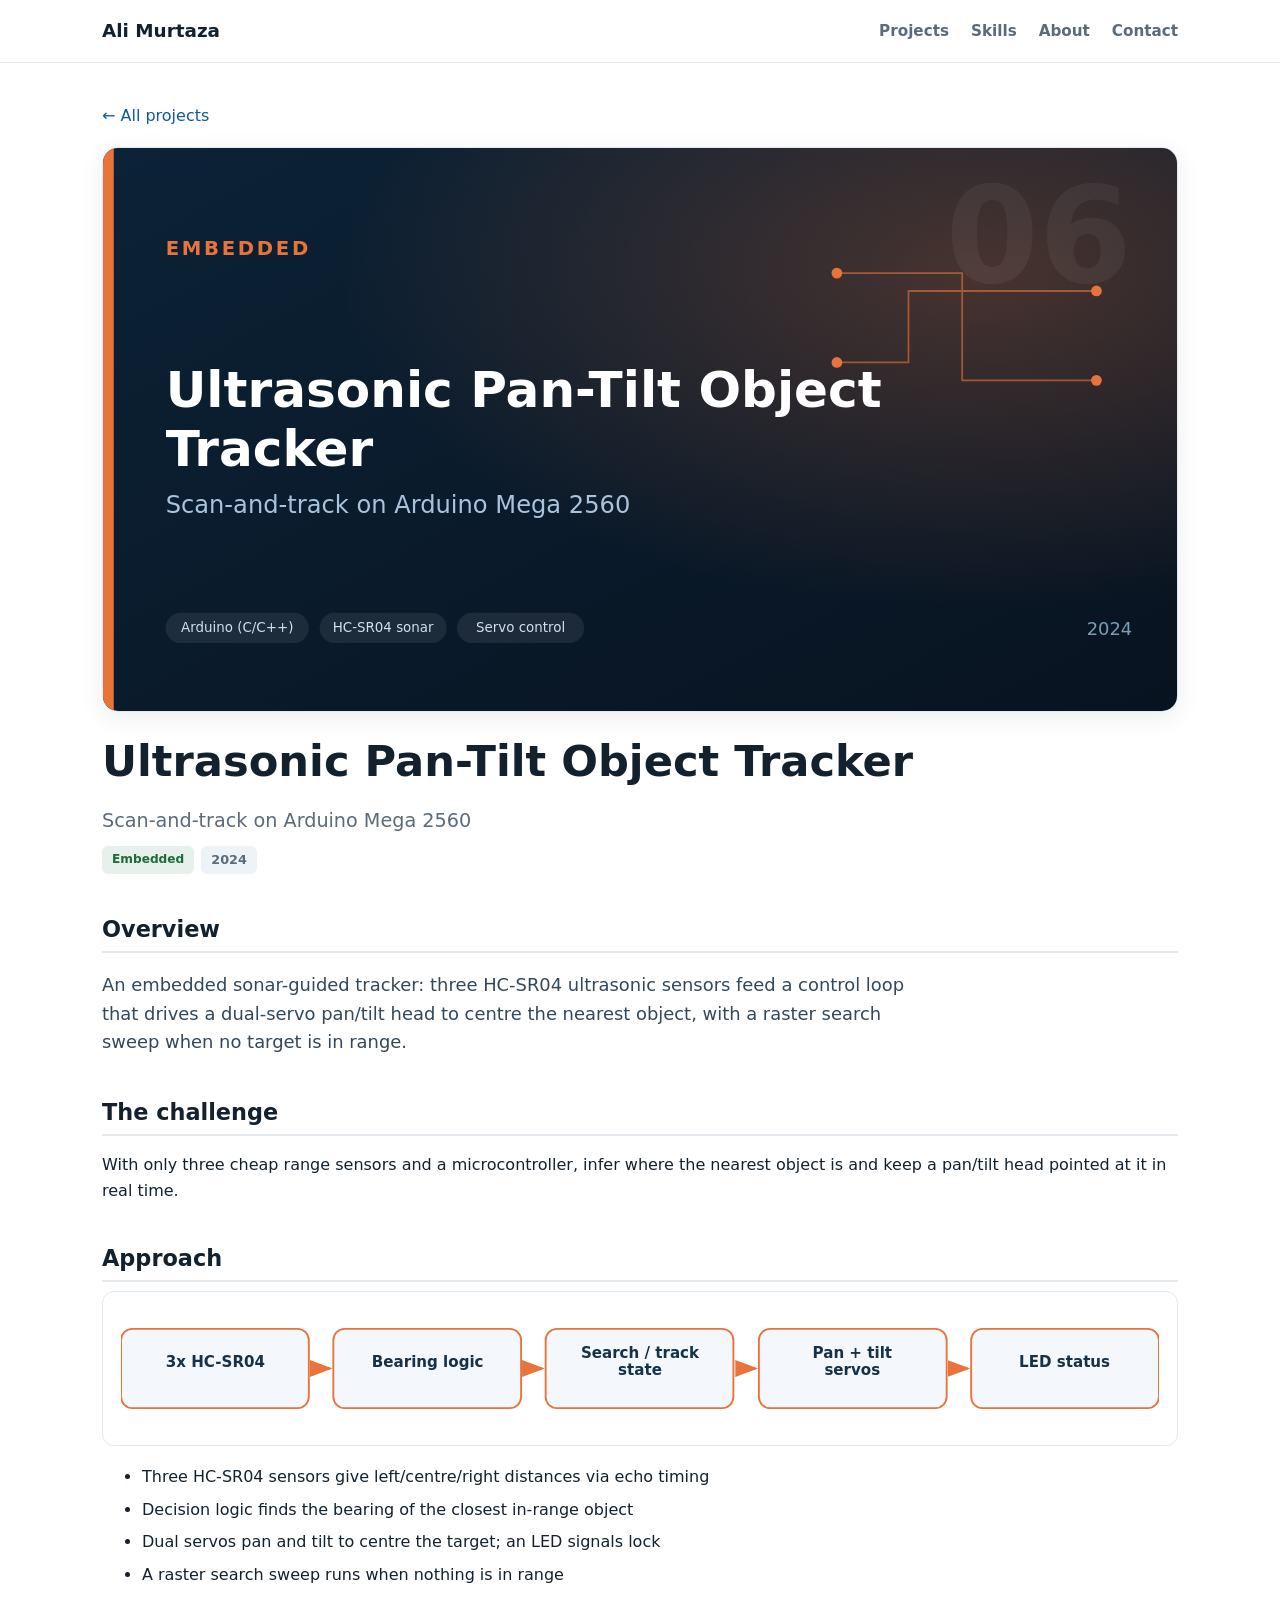
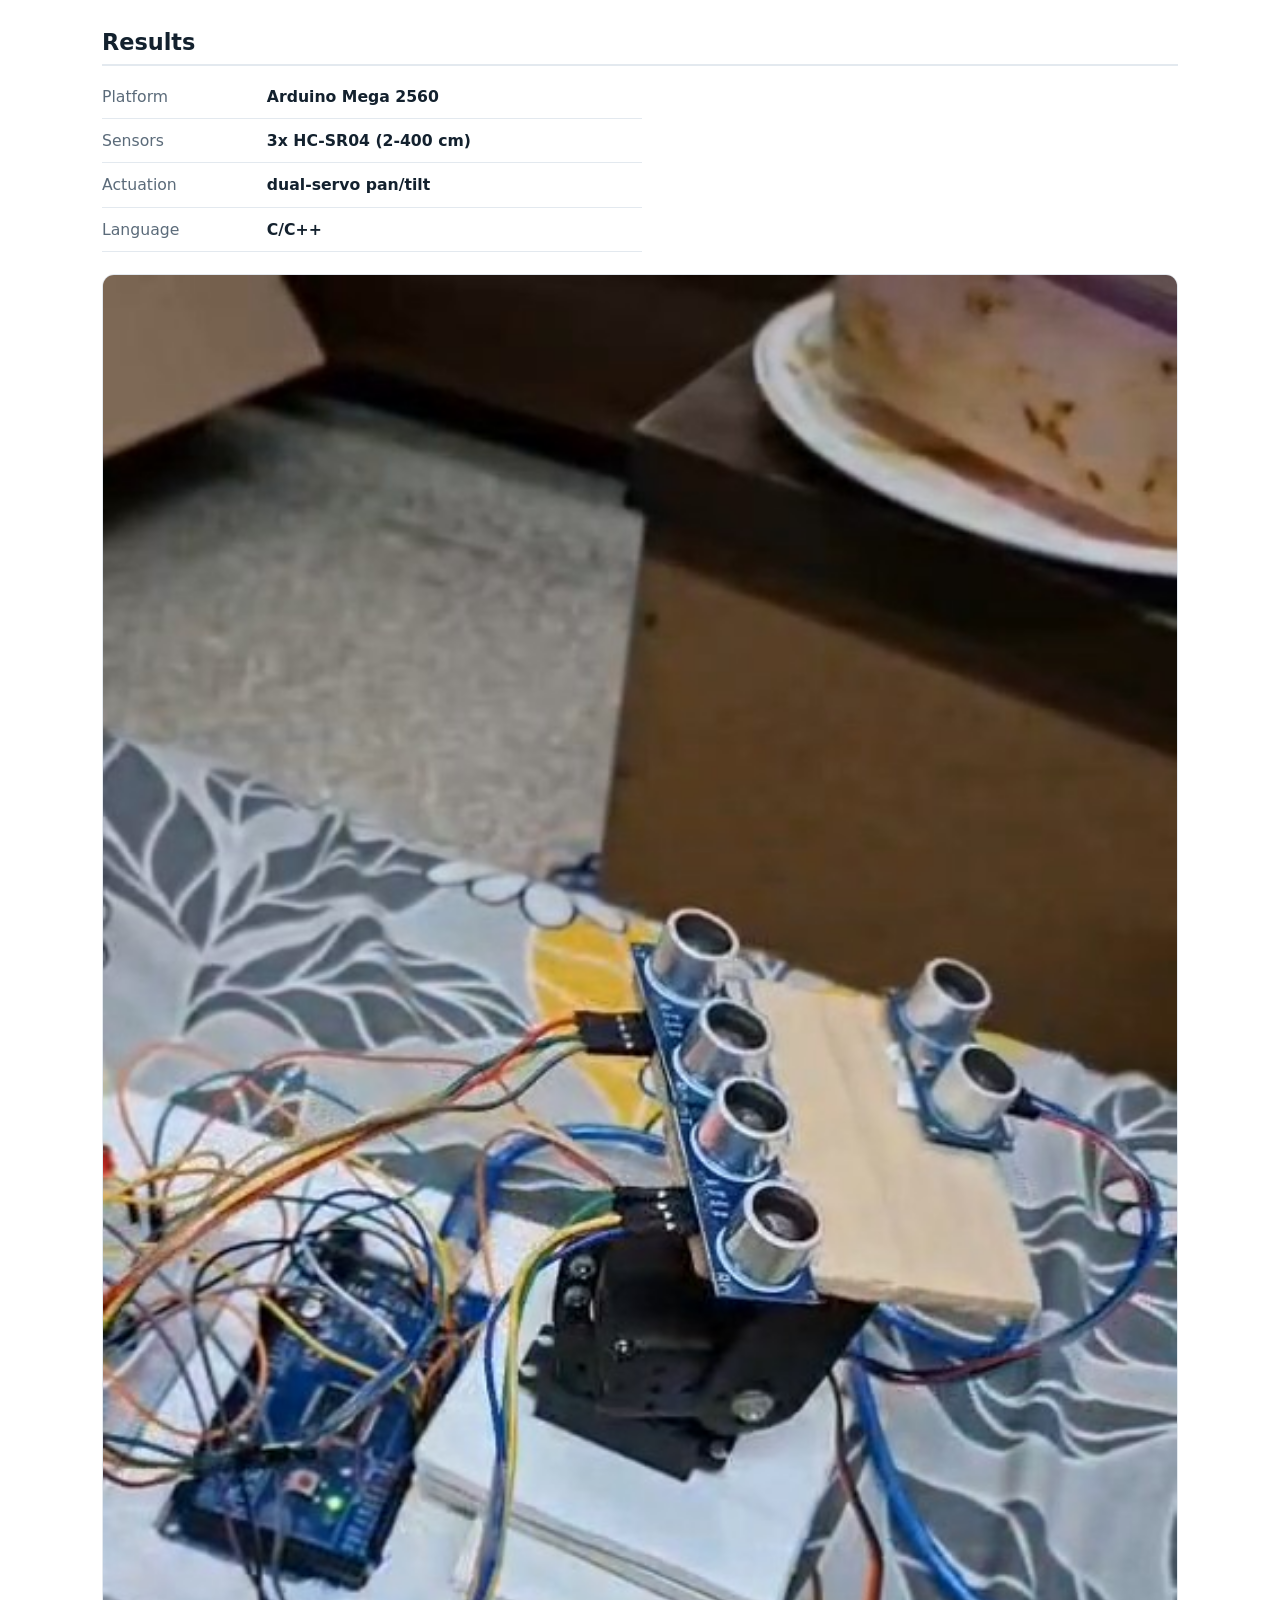
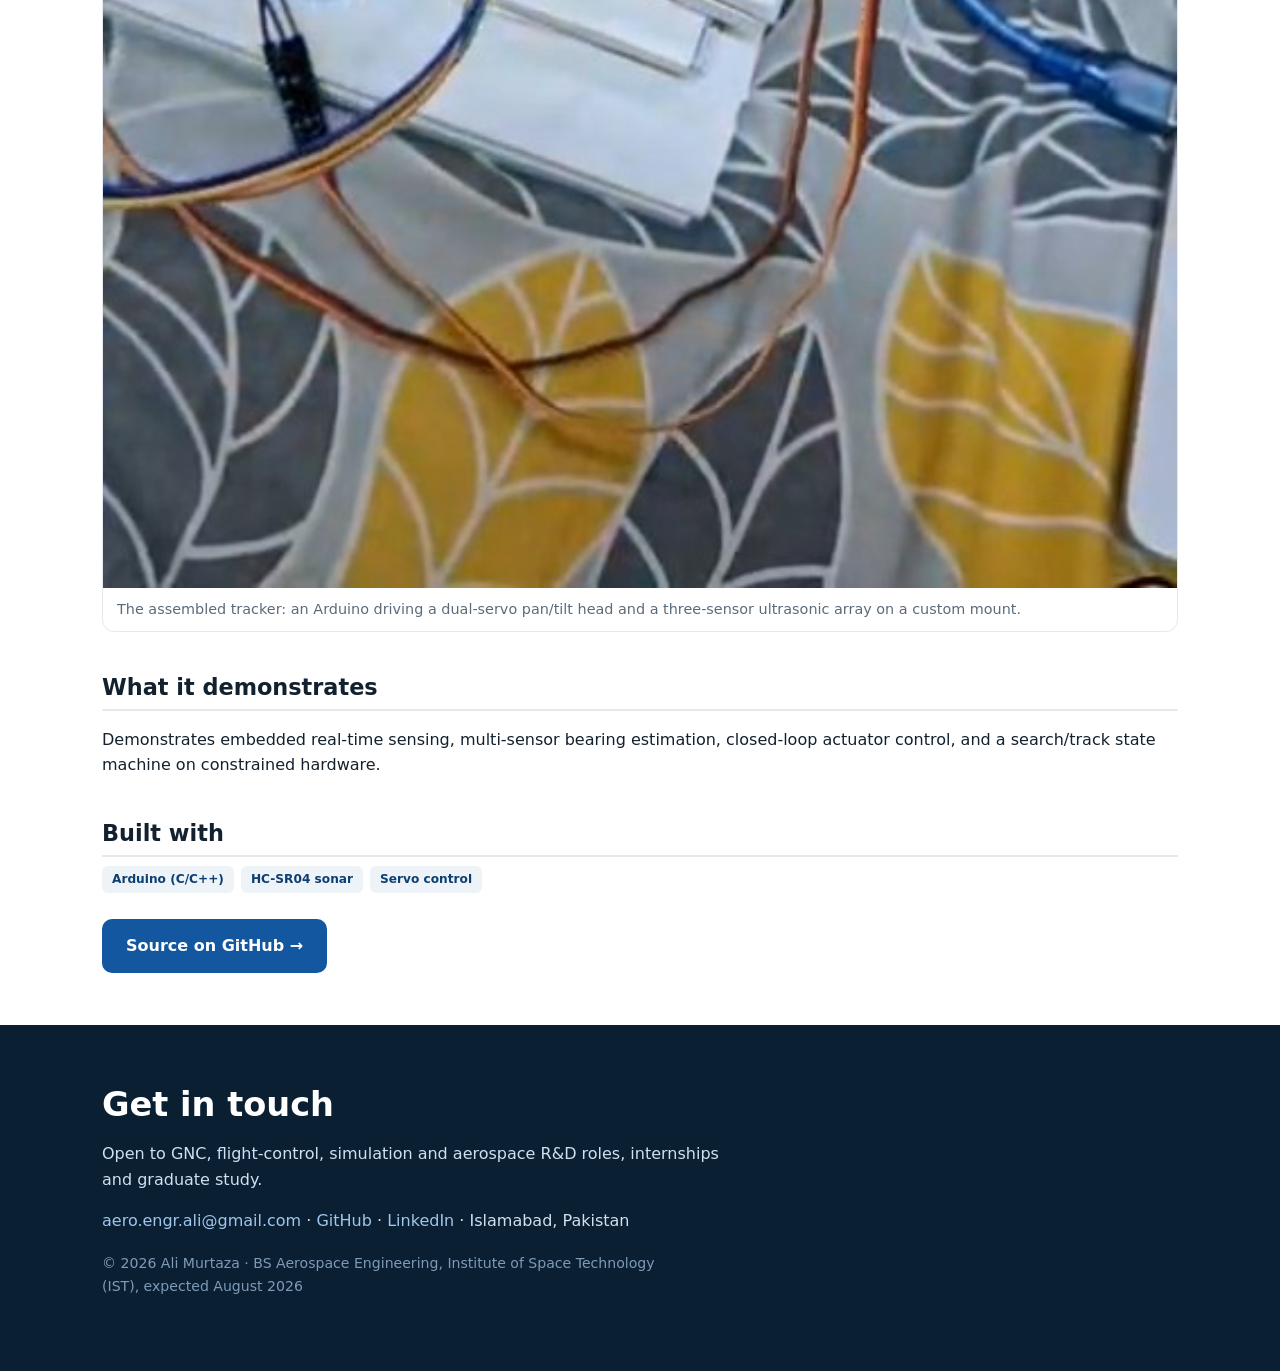
<file: projects/ultrasonic-pan-tilt-tracker.html>
<!doctype html><html lang="en"><head>
<meta charset="utf-8"><meta name="viewport" content="width=device-width, initial-scale=1">
<title>Ultrasonic Pan-Tilt Object Tracker | Ali Murtaza</title>
<meta name="description" content="An embedded sonar-guided tracker: three HC-SR04 ultrasonic sensors feed a control loop that drives a dual-servo pan/tilt head to centre the nearest object,">
<link rel="icon" href="../favicon.svg" type="image/svg+xml">
<link rel="apple-touch-icon" href="../icon-180.png">
<meta property="og:title" content="Ultrasonic Pan-Tilt Object Tracker | Ali Murtaza">
<meta property="og:description" content="An embedded sonar-guided tracker: three HC-SR04 ultrasonic sensors feed a control loop that drives a dual-servo pan/tilt head to centre the nearest object,">
<meta property="og:type" content="website">
<meta property="og:url" content="https://aeroengrali.github.io/projects/ultrasonic-pan-tilt-tracker.html">
<meta property="og:image" content="https://aeroengrali.github.io/assets/projects/ultrasonic-pan-tilt-tracker/header.svg">
<meta name="twitter:card" content="summary_large_image">
<link rel="preconnect" href="https://cdn.jsdelivr.net">
<link rel="stylesheet" href="../style.css">
</head><body>
<a class="skip" href="#main">Skip to content</a>
<header class="nav"><div class="wrap navin">
<a class="brand" href="../index.html">Ali&nbsp;Murtaza</a>
<nav aria-label="Primary"><a href="../index.html#projects">Projects</a><a href="../index.html#skills">Skills</a><a href="../index.html#about">About</a><a href="../index.html#contact">Contact</a></nav>
</div></header>
<main id="main" class="proj"><div class="wrap">
<p class="crumb"><a href="../index.html#projects">&larr; All projects</a></p>
<div class="pbanner"><img src="../assets/projects/ultrasonic-pan-tilt-tracker/header.svg" alt="Ultrasonic Pan-Tilt Object Tracker cover" width="1200" height="630"></div>
<h1>Ultrasonic Pan-Tilt Object Tracker</h1>
<p class="lede">Scan-and-track on Arduino Mega 2560</p>
<div class="tags"><span class="tag alt">Embedded</span> <span class="period">2024</span></div>


<section class="psec"><h2>Overview</h2><p class="overview">An embedded sonar-guided tracker: three HC-SR04 ultrasonic sensors feed a control loop that drives a dual-servo pan/tilt head to centre the nearest object, with a raster search sweep when no target is in range.</p></section>
<section class="psec"><h2>The challenge</h2><p>With only three cheap range sensors and a microcontroller, infer where the nearest object is and keep a pan/tilt head pointed at it in real time.</p></section>
<section class="psec"><h2>Approach</h2>
<div class="diagram"><img src="../assets/projects/ultrasonic-pan-tilt-tracker/diagram.svg" alt="Pipeline diagram for Ultrasonic Pan-Tilt Object Tracker"></div>
<ul class="approach"><li>Three HC-SR04 sensors give left/centre/right distances via echo timing</li><li>Decision logic finds the bearing of the closest in-range object</li><li>Dual servos pan and tilt to centre the target; an LED signals lock</li><li>A raster search sweep runs when nothing is in range</li></ul></section>
<section class="psec"><h2>Results</h2><div class="metricwrap"><table class="metrics"><tbody><tr><td>Platform</td><td>Arduino Mega 2560</td></tr><tr><td>Sensors</td><td>3x HC-SR04 (2-400 cm)</td></tr><tr><td>Actuation</td><td>dual-servo pan/tilt</td></tr><tr><td>Language</td><td>C/C++</td></tr></tbody></table></div><div class="gallery"><figure><img loading="lazy" src="../assets/projects/ultrasonic-pan-tilt-tracker/hardware_tracker.jpg" alt="The assembled tracker: an Arduino driving a dual-servo pan/tilt head and a three-sensor ultrasonic array on a custom mount."><figcaption>The assembled tracker: an Arduino driving a dual-servo pan/tilt head and a three-sensor ultrasonic array on a custom mount.</figcaption></figure></div></section>

<section class="psec"><h2>What it demonstrates</h2><p>Demonstrates embedded real-time sensing, multi-sensor bearing estimation, closed-loop actuator control, and a search/track state machine on constrained hardware.</p></section>
<section class="psec"><h2>Built with</h2><div class="tags"><span class="tag">Arduino (C/C++)</span><span class="tag">HC-SR04 sonar</span><span class="tag">Servo control</span></div>
<div class="cta"><a class="btn" href="https://github.com/aeroengrali/ultrasonic-pan-tilt-tracker" rel="noopener">Source on GitHub &rarr;</a></div></section>
</div></main>
<footer class="foot" id="contact"><div class="wrap">
<h2>Get in touch</h2>
<p>Open to GNC, flight-control, simulation and aerospace R&amp;D roles, internships and graduate study.</p>
<p class="links">
<a href="mailto:aero.engr.ali@gmail.com">aero.engr.ali@gmail.com</a> &middot;
<a href="https://github.com/aeroengrali" rel="noopener">GitHub</a> &middot;
<a href="https://www.linkedin.com/in/aeroengrali/" rel="noopener">LinkedIn</a> &middot;
<span>Islamabad, Pakistan</span></p>
<p class="fine">© 2026 Ali Murtaza &middot; BS Aerospace Engineering, Institute of Space Technology (IST), expected August 2026</p>
</div></footer></body></html>
</file>
<file: style.css>
/* Ali Murtaza portfolio. System fonts only (fast LCP, no external font/privacy deps). */
:root{
  --bg:#ffffff; --ink:#13212e; --muted:#5b6b7a; --line:#e3e9ef;
  --brand:#1257a0; --brand-2:#0e3f73; --accent:#2aa14e;
  --navy:#0b1f33; --navy-2:#081522; --chip:#eef3f8;
  --maxw:1120px; --r:14px; --shadow:0 6px 24px rgba(13,33,53,.08);
}
*{box-sizing:border-box}
html{scroll-behavior:smooth}
body{margin:0;font:16px/1.6 system-ui,-apple-system,"Segoe UI",Roboto,Helvetica,Arial,sans-serif;
  color:var(--ink);background:var(--bg);-webkit-font-smoothing:antialiased}
.wrap{max-width:var(--maxw);margin:0 auto;padding:0 22px}
a{color:var(--brand);text-decoration:none}
a:hover{text-decoration:underline}
h1,h2,h3{line-height:1.2;margin:0 0 .4em}
img{max-width:100%;display:block}
.skip{position:absolute;left:-999px;top:0;background:#fff;padding:10px 14px;z-index:100;border-radius:8px}
.skip:focus{left:12px;top:12px}
:focus-visible{outline:3px solid var(--brand);outline-offset:2px;border-radius:4px}

/* nav */
.nav{position:sticky;top:0;z-index:40;background:rgba(255,255,255,.92);backdrop-filter:blur(8px);border-bottom:1px solid var(--line)}
.navin{display:flex;align-items:center;justify-content:space-between;height:62px}
.brand{font-weight:800;font-size:1.15rem;color:var(--ink)}
.nav nav a{color:var(--muted);font-weight:600;margin-left:22px;font-size:.95rem}
.nav nav a:hover{color:var(--brand);text-decoration:none}

/* hero */
.hero{position:relative;color:#eaf2fb;background:var(--navy);overflow:hidden}
.hero-svg{position:absolute;inset:0;z-index:0}
.hero-svg svg{width:100%;height:100%;object-fit:cover}
.hero .wrap{position:relative;z-index:1;padding:84px 22px 92px}
.eyebrow{text-transform:uppercase;letter-spacing:.12em;font-size:.8rem;font-weight:700;color:#7fb6e6;margin:0 0 10px}
.hero h1{font-size:clamp(2.4rem,6vw,4rem);margin:0 0 .2em;letter-spacing:-.02em}
.lede{font-size:clamp(1.05rem,2.2vw,1.3rem);max-width:40ch;color:#cfe0f1}
.hero-meta{color:#9db8d2;margin-top:14px;font-size:.95rem}
.cta{display:flex;gap:12px;flex-wrap:wrap;margin-top:26px}
.btn{display:inline-block;background:var(--brand);color:#fff;font-weight:700;padding:12px 22px;border-radius:10px;border:2px solid var(--brand)}
.btn:hover{background:var(--brand-2);border-color:var(--brand-2);text-decoration:none}
.btn.ghost{background:transparent;color:#eaf2fb;border-color:#3b6e9e}
.btn.ghost:hover{background:rgba(255,255,255,.08)}

/* sections */
.sec{padding:72px 0}
.sec.alt{background:#f6f9fc;border-top:1px solid var(--line);border-bottom:1px solid var(--line)}
.sec h2,.foot h2{font-size:clamp(1.6rem,3.5vw,2.1rem)}
.sec-lede{color:var(--muted);max-width:62ch;margin:-.2em 0 26px}

/* filters */
.filters{display:flex;flex-wrap:wrap;gap:9px;margin-bottom:26px}
.chip{font:600 .9rem system-ui;border:1px solid var(--line);background:var(--chip);color:var(--ink);
  padding:8px 14px;border-radius:999px;cursor:pointer;transition:.15s}
.chip:hover{border-color:var(--brand)}
.chip.on{background:var(--brand);color:#fff;border-color:var(--brand)}

/* project grid */
.grid{display:grid;grid-template-columns:repeat(auto-fill,minmax(310px,1fr));gap:24px}
.card{display:flex;flex-direction:column;background:#fff;border:1px solid var(--line);border-radius:var(--r);
  overflow:hidden;box-shadow:var(--shadow);transition:transform .18s,box-shadow .18s;color:var(--ink)}
.card:hover{transform:translateY(-4px);box-shadow:0 14px 34px rgba(13,33,53,.14);text-decoration:none}
.card-img{aspect-ratio:16/10;background:#0b1f33;overflow:hidden}
.card-img img{width:100%;height:100%;object-fit:cover}
.card-body{padding:18px 18px 20px;display:flex;flex-direction:column;flex:1}
.card-top{display:flex;align-items:center;gap:10px;margin-bottom:8px}
.period{color:var(--muted);font-size:.82rem;font-weight:600}
.badge{background:var(--accent);color:#fff;font-size:.72rem;font-weight:700;padding:3px 9px;border-radius:999px;text-transform:uppercase;letter-spacing:.04em}
.card h3{font-size:1.18rem;margin:0 0 .25em}
.sub{color:var(--muted);font-size:.95rem;margin:0 0 14px;flex:1}
.tags{display:flex;flex-wrap:wrap;gap:7px}
.tag{font-size:.76rem;font-weight:600;background:var(--chip);color:var(--brand-2);padding:4px 10px;border-radius:6px}
.tag.alt{background:#e7f0ea;color:#1d6b39}

/* skills */
.skills{display:grid;grid-template-columns:repeat(auto-fill,minmax(280px,1fr));gap:22px}
.skill{background:#fff;border:1px solid var(--line);border-radius:var(--r);padding:20px 22px}
.skill h3{font-size:1.05rem;color:var(--brand-2)}
.skill ul{margin:0;padding-left:18px;color:var(--ink)}
.skill li{margin:4px 0}
.about p{max-width:70ch;color:#33485a;font-size:1.05rem}

/* project page */
.proj{padding:40px 0 10px}
.crumb{margin:0 0 18px}
.proj h1{font-size:clamp(1.9rem,4.5vw,2.7rem)}
.overview{font-size:1.12rem;color:#33485a;max-width:72ch}
.note{background:#fff8e6;border:1px solid #f0d98a;border-radius:10px;padding:12px 16px;color:#6b5410;max-width:72ch}
.psec{margin:42px 0}
.psec h2{font-size:1.4rem;border-bottom:2px solid var(--line);padding-bottom:8px}
.hl{max-width:74ch}.hl li{margin:8px 0}
.gallery{display:grid;grid-template-columns:repeat(auto-fit,minmax(340px,1fr));gap:20px}
.gallery figure{margin:0;background:#fff;border:1px solid var(--line);border-radius:12px;overflow:hidden}
.gallery img{width:100%;background:#0b1f33}
.gallery figcaption{padding:10px 14px;color:var(--muted);font-size:.9rem}
.demo{width:100%;height:460px;border:1px solid var(--line);border-radius:12px;background:#0b1f33}

/* footer */
.foot{background:var(--navy);color:#cfe0f1;padding:60px 0}
.foot h2{color:#fff}
.foot p{max-width:64ch}
.foot .links a{color:#9fc6ec}
.foot .fine{color:#7e9bb6;font-size:.88rem;margin-top:18px}

.hide{display:none!important}
@media (max-width:560px){.nav nav a{margin-left:14px;font-size:.86rem}.hero .wrap{padding:60px 22px}}
@media (prefers-reduced-motion:reduce){*{scroll-behavior:auto!important;transition:none!important}}

/* v2 additions */
.stats{display:flex;gap:34px;flex-wrap:wrap;margin-top:32px}
.stats div{display:flex;flex-direction:column}
.stats b{font-size:1.4rem;color:#fff;line-height:1.2}
.stats span{color:#9db8d2;font-size:.84rem}
.card-cta{margin-top:12px;color:var(--brand);font-weight:700;font-size:.9rem}
.card:hover .card-cta{text-decoration:underline}
.card-img{aspect-ratio:1200/630}
.pbanner{border-radius:16px;overflow:hidden;border:1px solid var(--line);margin:6px 0 24px;box-shadow:var(--shadow)}
.pbanner img{width:100%;height:auto;display:block}
.proj .lede{color:var(--muted);font-size:1.2rem;margin:.1em 0 .5em;max-width:64ch}
.diagram{background:#fff;border:1px solid var(--line);border-radius:12px;padding:18px;margin:4px 0 18px}
.diagram img{width:100%;height:auto;display:block}
.approach{max-width:74ch}.approach li{margin:7px 0}
.metricwrap{overflow-x:auto;margin-bottom:22px}
.metrics{border-collapse:collapse;min-width:min(540px,100%)}
.metrics td{border-bottom:1px solid var(--line);padding:9px 22px 9px 0;font-size:.98rem}
.metrics td:first-child{color:var(--muted)}
.metrics td:last-child{font-weight:700;color:var(--ink);white-space:nowrap}
.proj .period{display:inline-block;background:var(--chip);color:var(--muted);padding:4px 10px;border-radius:6px;font-size:.8rem;font-weight:600}
.proj .tags{align-items:center}
</file>
